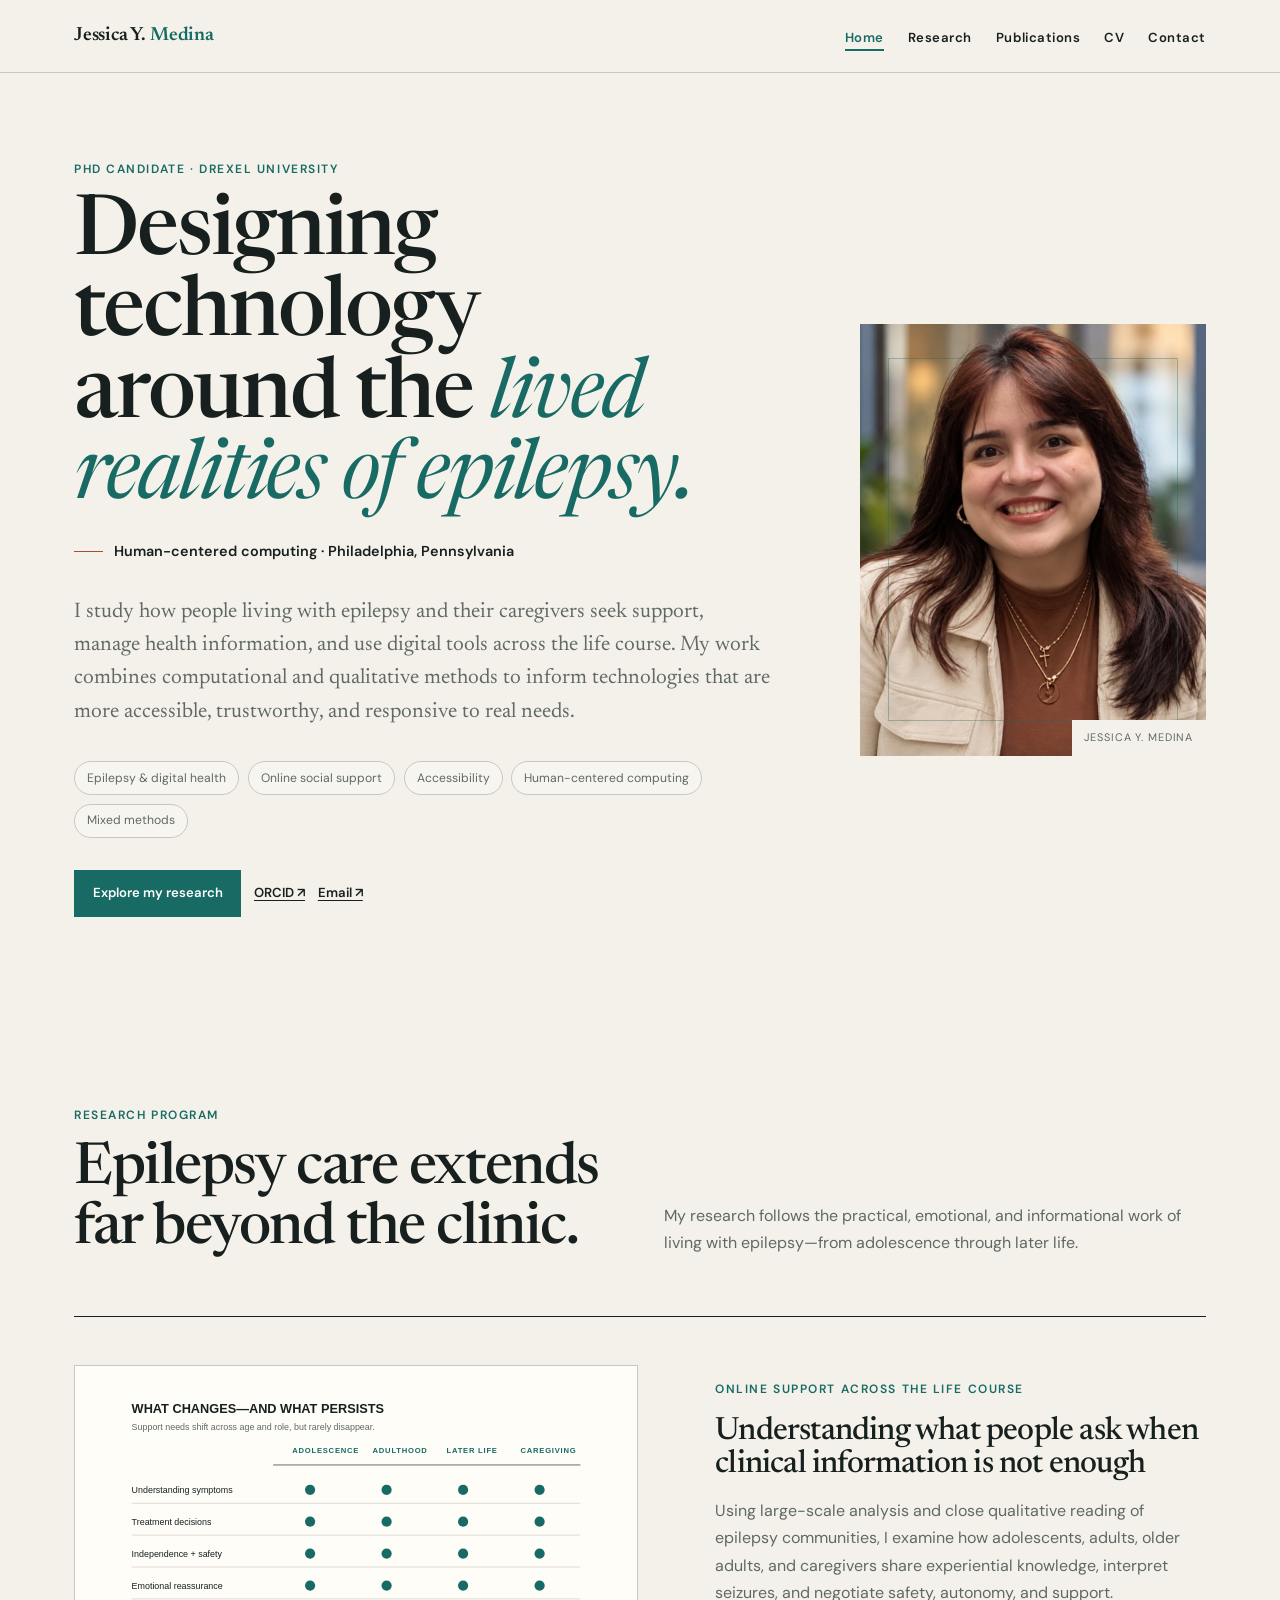
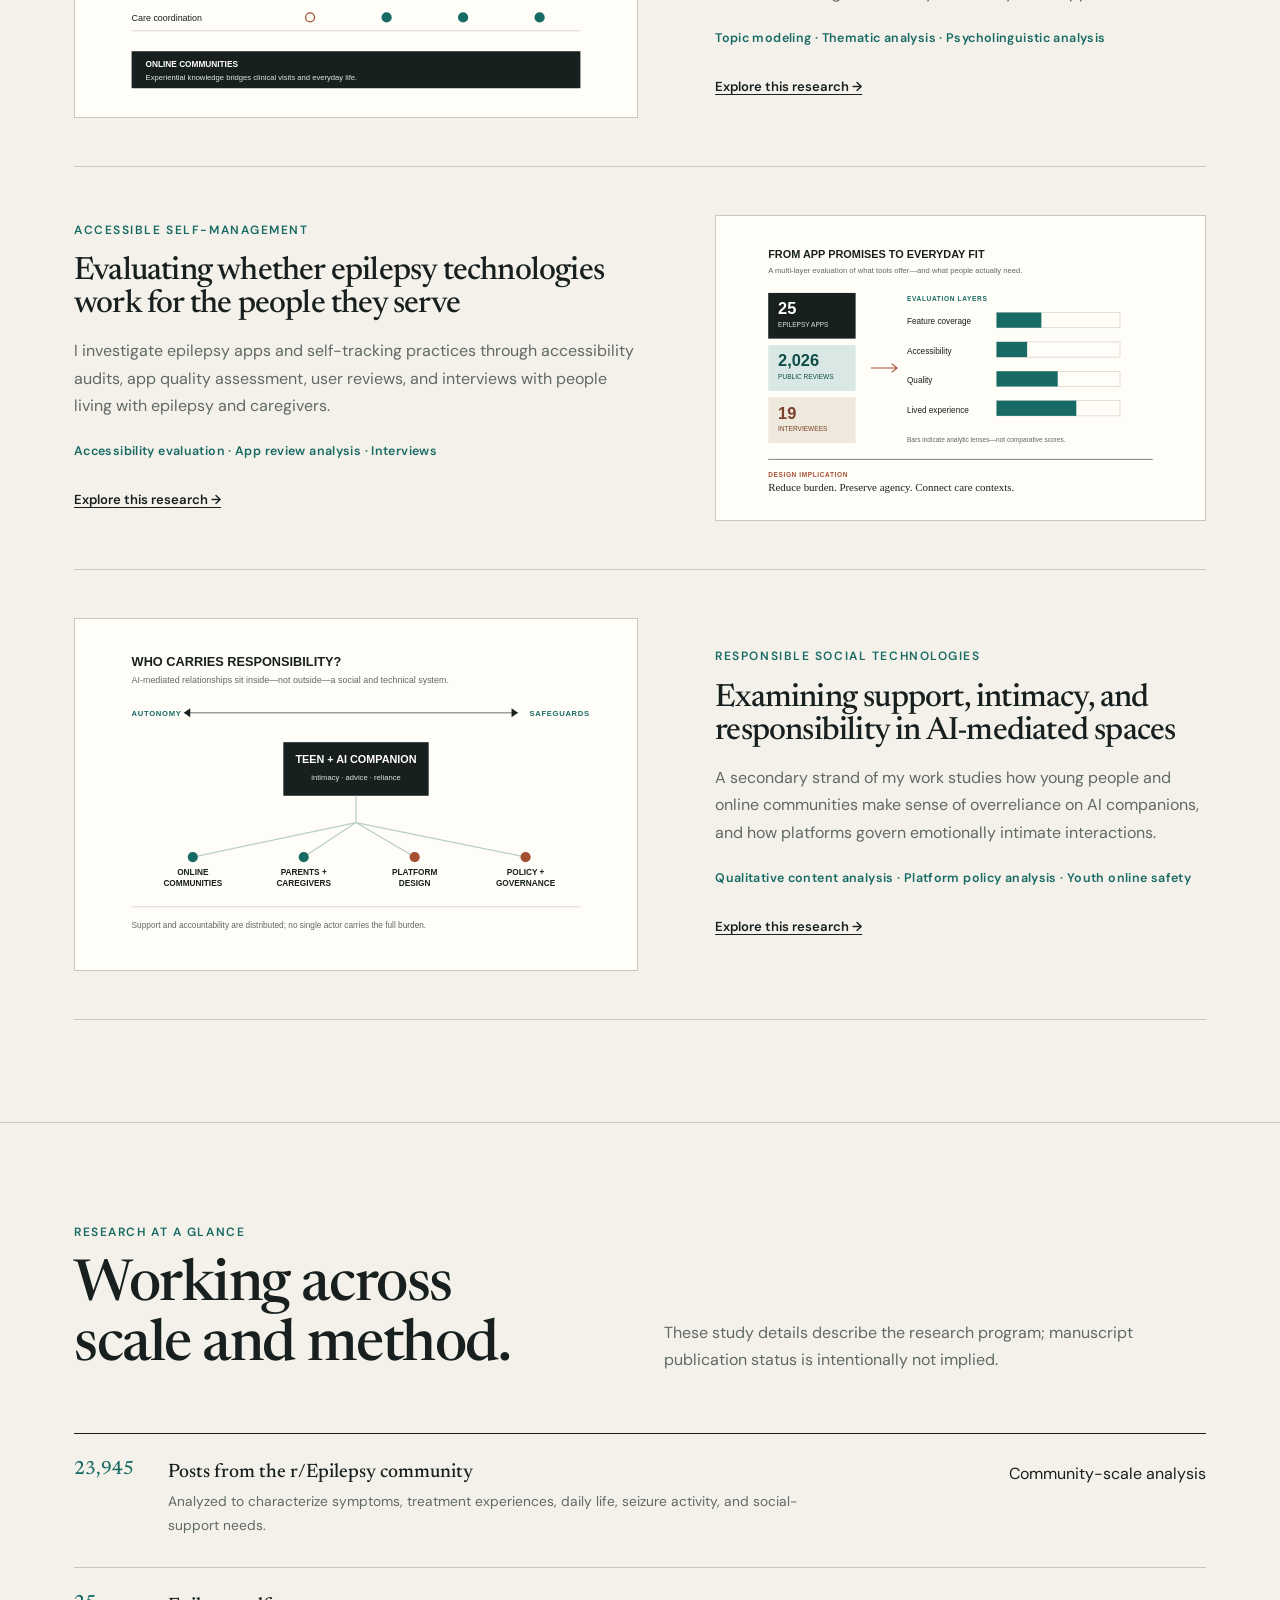
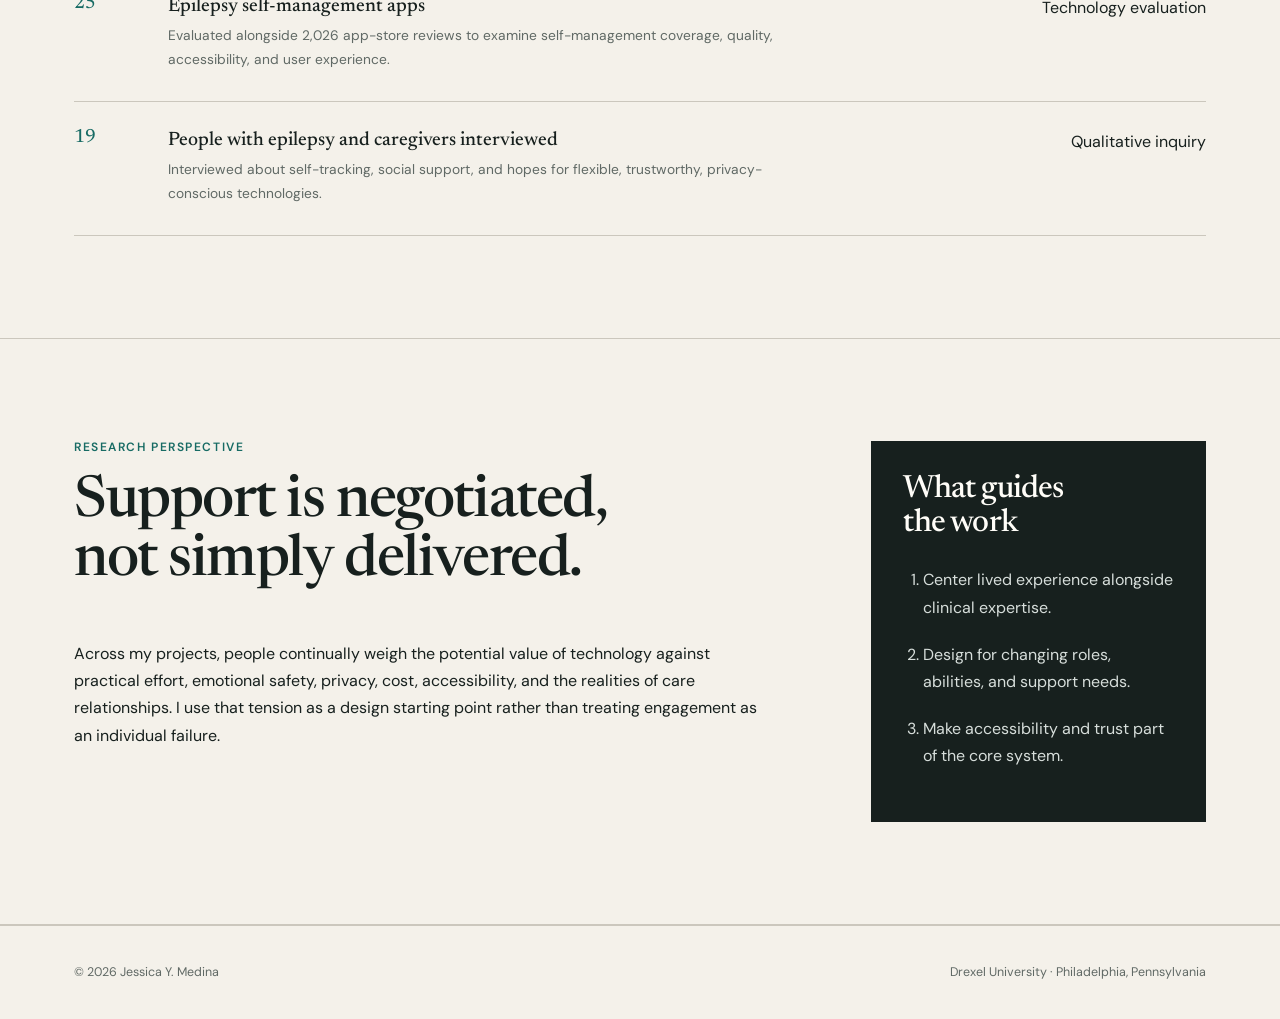
<file: index.html>
<!doctype html><html lang="en"><head><meta charset="utf-8"><meta name="viewport" content="width=device-width,initial-scale=1"><meta name="description" content="Jessica Y. Medina is a Drexel University researcher studying accessible, human-centered technologies for people living with epilepsy."><title>Jessica Y. Medina — Human-Centered Computing Researcher</title><link rel="stylesheet" href="assets/css/styles.css?v=8"></head><body>
<a class="skip-link" href="#main">Skip to content</a><header class="site-header"><nav class="nav-wrap" aria-label="Primary"><a class="brand" href="index.html">Jessica Y. <span>Medina</span></a><button class="menu-toggle" aria-expanded="false" aria-controls="nav-links">Menu</button><ul class="nav-links" id="nav-links"><li><a href="index.html" aria-current="page">Home</a></li><li><a href="research.html">Research</a></li><li><a href="publications.html">Publications</a></li><li><a href="teaching.html">Teaching</a></li><li><a href="cv.html">CV</a></li><li><a href="contact.html">Contact</a></li></ul></nav></header>
<main id="main"><section class="container hero"><div class="hero-copy"><span class="label">PhD Candidate · Drexel University</span><h1>Designing technology around the <em>lived realities of epilepsy.</em></h1><div class="affiliation"><i></i><span>Human-centered computing · Philadelphia, Pennsylvania</span></div><p class="hero-lead">I study how people living with epilepsy and their caregivers seek support, manage health information, and use digital tools across the life course. My work combines computational and qualitative methods to inform technologies that are more accessible, trustworthy, and responsive to real needs.</p><div class="tags"><span class="tag">Epilepsy & digital health</span><span class="tag">Online social support</span><span class="tag">Accessibility</span><span class="tag">Human-centered computing</span><span class="tag">Mixed methods</span></div><div class="actions"><a class="button primary" href="research.html">Explore my research</a><a class="text-link" href="https://orcid.org/0000-0003-3420-7424">ORCID ↗</a><a class="text-link" href="mailto:jym29@drexel.edu">Email ↗</a></div></div>
<figure class="portrait"><img src="assets/img/jessica-medina-headshot.jpg" alt="Jessica Y. Medina smiling in a professional office setting"><figcaption class="portrait-note">Jessica Y. Medina</figcaption></figure></section>
<section class="section"><div class="container"><div class="section-head"><div><span class="label">Research program</span><h2>Epilepsy care extends far beyond the clinic.</h2></div><p>My research follows the practical, emotional, and informational work of living with epilepsy—from adolescence through later life.</p></div><div class="project-list">
<article class="project-row"><div class="figure"><img src="assets/img/epilepsy-support-map.svg" alt="Network diagram representing connections among people, context, information, and support"></div><div class="project-copy"><span class="label">Online support across the life course</span><h3>Understanding what people ask when clinical information is not enough</h3><p>Using large-scale analysis and close qualitative reading of epilepsy communities, I examine how adolescents, adults, older adults, and caregivers share experiential knowledge, interpret seizures, and negotiate safety, autonomy, and support.</p><div class="methods">Topic modeling · Thematic analysis · Psycholinguistic analysis</div><a class="text-link" href="research.html#support">Explore this research →</a></div></article>
<article class="project-row"><div class="figure"><img src="assets/img/epilepsy-app-evaluation.svg" alt="Layered diagram representing self-management, accessibility, and lived experience"></div><div class="project-copy"><span class="label">Accessible self-management</span><h3>Evaluating whether epilepsy technologies work for the people they serve</h3><p>I investigate epilepsy apps and self-tracking practices through accessibility audits, app quality assessment, user reviews, and interviews with people living with epilepsy and caregivers.</p><div class="methods">Accessibility evaluation · App review analysis · Interviews</div><a class="text-link" href="research.html#technology">Explore this research →</a></div></article>
<article class="project-row"><div class="figure"><img src="assets/img/ai-responsibility-ecosystem.svg" alt="Intersecting trajectories representing people, platforms, and governance"></div><div class="project-copy"><span class="label">Responsible social technologies</span><h3>Examining support, intimacy, and responsibility in AI-mediated spaces</h3><p>A secondary strand of my work studies how young people and online communities make sense of overreliance on AI companions, and how platforms govern emotionally intimate interactions.</p><div class="methods">Qualitative content analysis · Platform policy analysis · Youth online safety</div><a class="text-link" href="research.html#ai">Explore this research →</a></div></article>
</div></div></section>
<section class="section"><div class="container"><div class="section-head"><div><span class="label">Research at a glance</span><h2>Working across scale and method.</h2></div><p>These study details describe the research program; manuscript publication status is intentionally not implied.</p></div><div class="pub-list">
<article class="pub"><div class="pub-year">23,945</div><div><div class="pub-title">Posts from the r/Epilepsy community</div><p class="pub-description">Analyzed to characterize symptoms, treatment experiences, daily life, seizure activity, and social-support needs.</p></div><div class="pub-links"><span>Community-scale analysis</span></div></article>
<article class="pub"><div class="pub-year">25</div><div><div class="pub-title">Epilepsy self-management apps</div><p class="pub-description">Evaluated alongside 2,026 app-store reviews to examine self-management coverage, quality, accessibility, and user experience.</p></div><div class="pub-links"><span>Technology evaluation</span></div></article>
<article class="pub"><div class="pub-year">19</div><div><div class="pub-title">People with epilepsy and caregivers interviewed</div><p class="pub-description">Interviewed about self-tracking, social support, and hopes for flexible, trustworthy, privacy-conscious technologies.</p></div><div class="pub-links"><span>Qualitative inquiry</span></div></article>
</div></div></section>
<section class="section"><div class="container research-overview"><div><span class="label">Research perspective</span><h2>Support is negotiated, not simply delivered.</h2><p>Across my projects, people continually weigh the potential value of technology against practical effort, emotional safety, privacy, cost, accessibility, and the realities of care relationships. I use that tension as a design starting point rather than treating engagement as an individual failure.</p></div><aside class="questions"><h2>What guides the work</h2><ol><li>Center lived experience alongside clinical expertise.</li><li>Design for changing roles, abilities, and support needs.</li><li>Make accessibility and trust part of the core system.</li></ol></aside></div></section></main>
<footer class="site-footer"><div class="container footer-wrap"><p>© <span data-year></span> Jessica Y. Medina</p><p>Drexel University · Philadelphia, Pennsylvania</p></div></footer><script src="assets/js/main.js"></script></body></html>
</file>
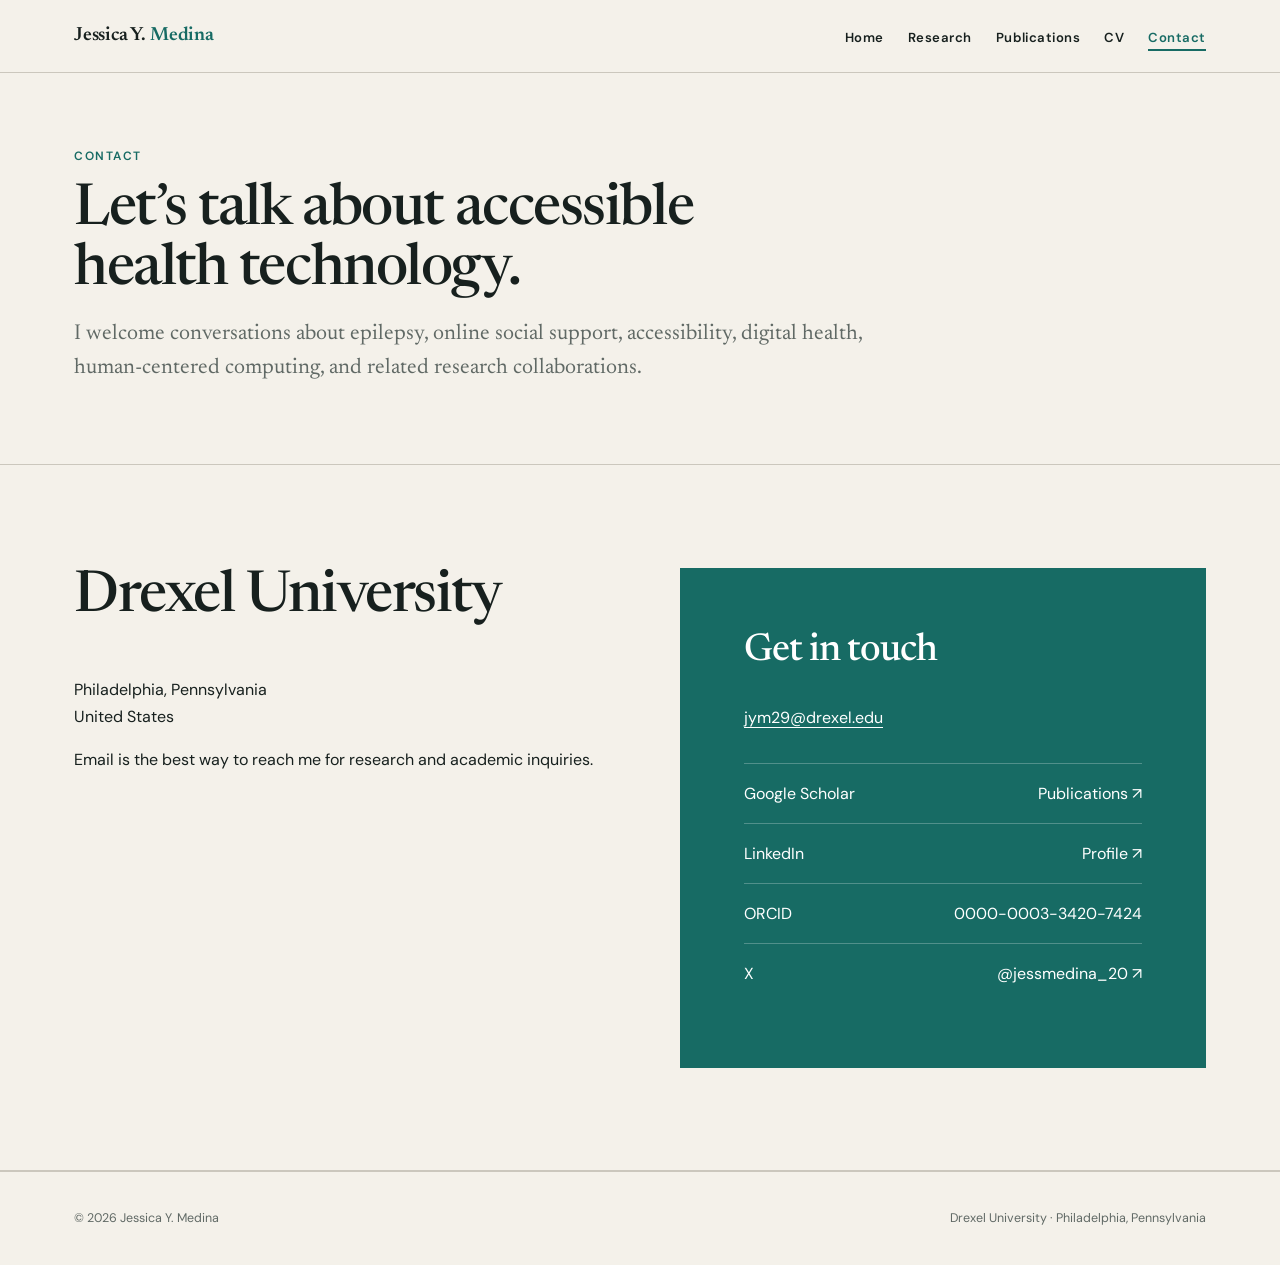
<file: contact.html>
<!doctype html><html lang="en"><head><meta charset="utf-8"><meta name="viewport" content="width=device-width,initial-scale=1"><meta name="description" content="Contact Jessica Y. Medina at Drexel University."><title>Contact — Jessica Y. Medina</title><link rel="stylesheet" href="assets/css/styles.css"></head><body>
<a class="skip-link" href="#main">Skip to content</a><header class="site-header"><nav class="nav-wrap" aria-label="Primary"><a class="brand" href="index.html">Jessica Y. <span>Medina</span></a><button class="menu-toggle" aria-expanded="false" aria-controls="nav-links">Menu</button><ul class="nav-links" id="nav-links"><li><a href="index.html">Home</a></li><li><a href="research.html">Research</a></li><li><a href="publications.html">Publications</a></li><li><a href="teaching.html">Teaching</a></li><li><a href="cv.html">CV</a></li><li><a href="contact.html" aria-current="page">Contact</a></li></ul></nav></header>
<main id="main"><header class="page-intro"><div class="container"><span class="label">Contact</span><h1>Let’s talk about accessible health technology.</h1><p>I welcome conversations about epilepsy, online social support, accessibility, digital health, human-centered computing, and related research collaborations.</p></div></header><section class="section"><div class="container contact-layout"><div><h2>Drexel University</h2><p>Philadelphia, Pennsylvania<br>United States</p><p>Email is the best way to reach me for research and academic inquiries.</p></div><aside class="contact-panel"><h2>Get in touch</h2><p><a href="mailto:jym29@drexel.edu">jym29@drexel.edu</a></p><ul class="contact-links"><li><a href="https://scholar.google.com/citations?user=wNJn3vYAAAAJ&amp;hl=en"><span>Google Scholar</span><span>Publications ↗</span></a></li><li><a href="https://www.linkedin.com/in/jessica-medina-5552b8173/"><span>LinkedIn</span><span>Profile ↗</span></a></li><li><a href="https://orcid.org/0000-0003-3420-7424"><span>ORCID</span><span>0000-0003-3420-7424</span></a></li><li><a href="https://x.com/jessmedina_20"><span>X</span><span>@jessmedina_20 ↗</span></a></li></ul></aside></div></section></main><footer class="site-footer"><div class="container footer-wrap"><p>© <span data-year></span> Jessica Y. Medina</p><p>Drexel University · Philadelphia, Pennsylvania</p></div></footer><script src="assets/js/main.js"></script></body></html>
</file>
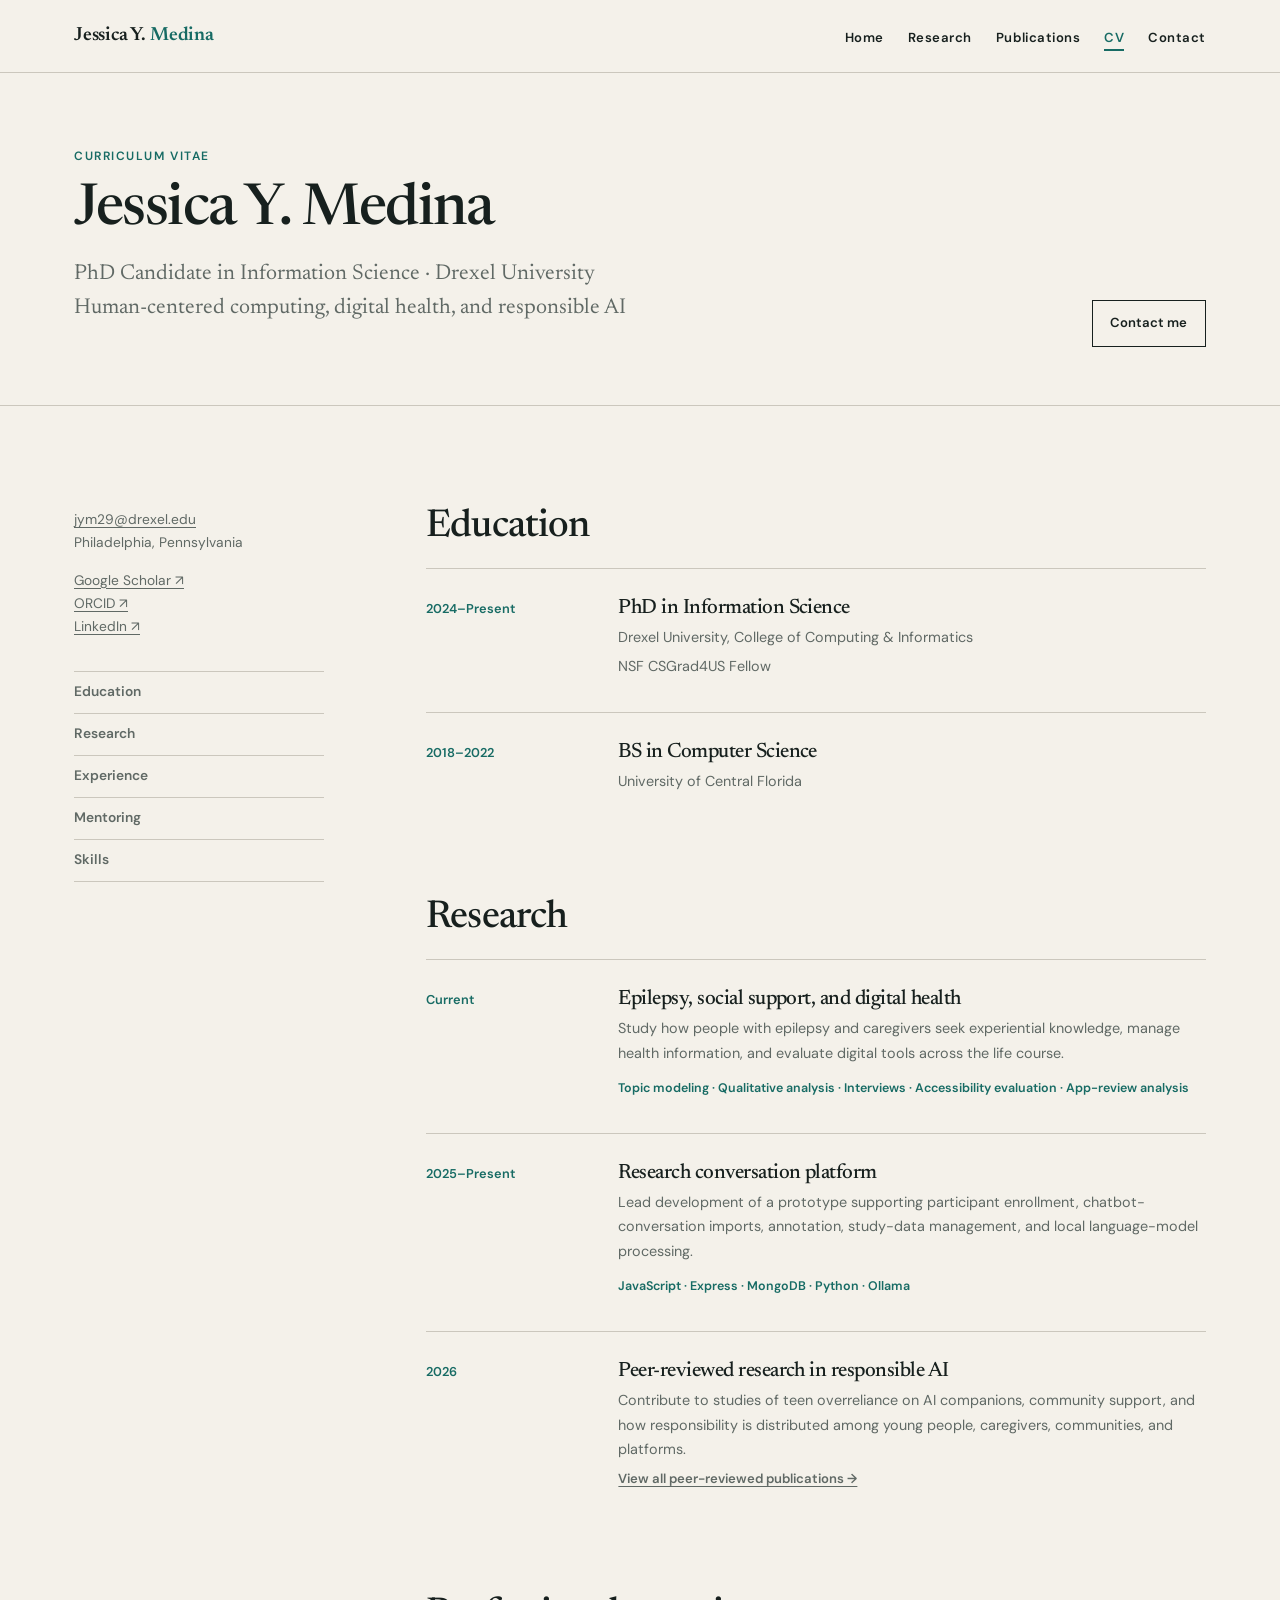
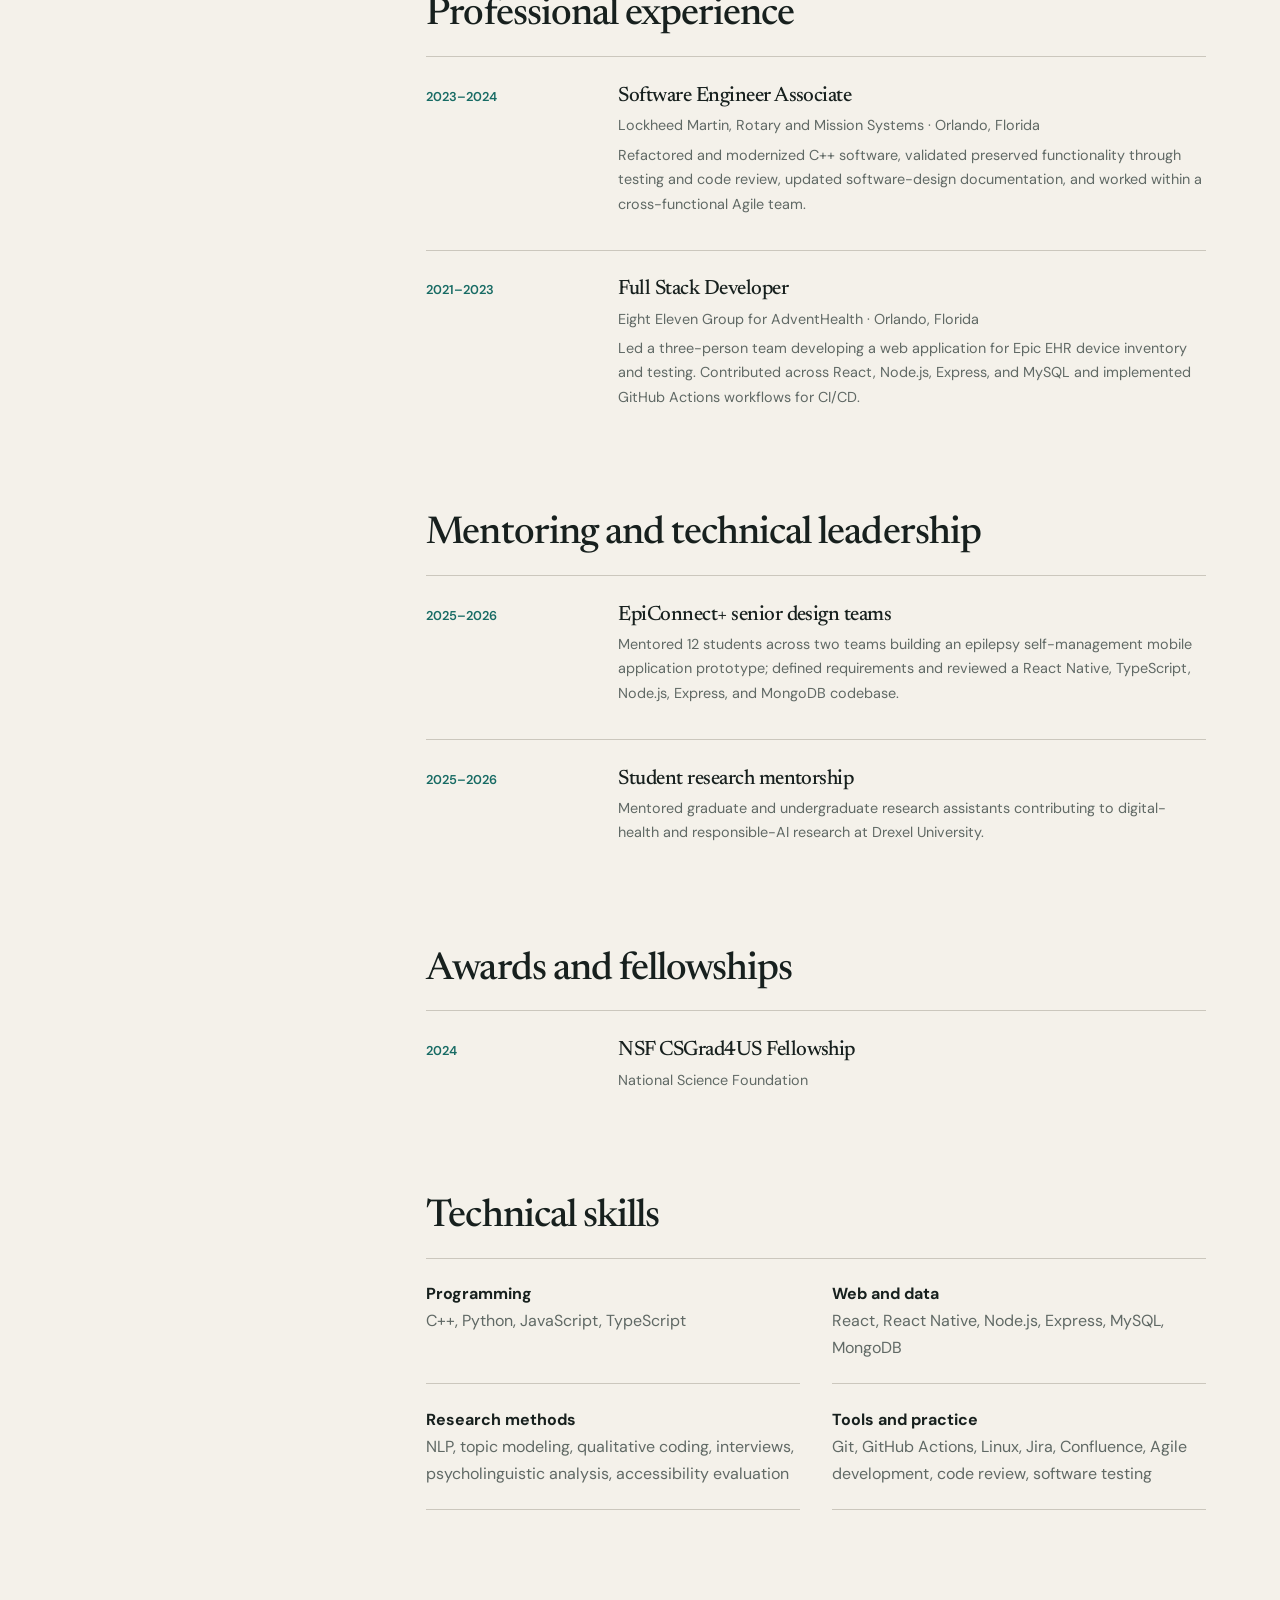
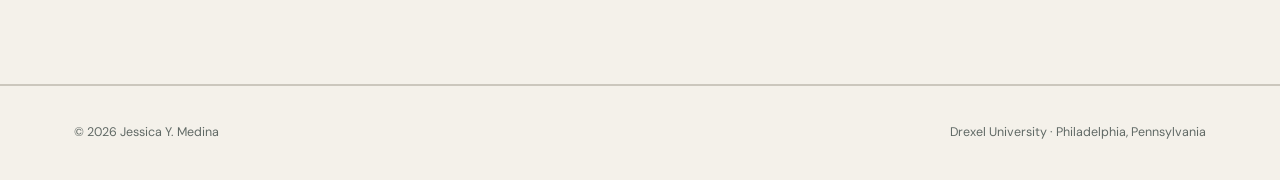
<file: cv.html>
<!doctype html>
<html lang="en">
<head>
  <meta charset="utf-8">
  <meta name="viewport" content="width=device-width,initial-scale=1">
  <meta name="description" content="Curriculum vitae of Jessica Y. Medina, a PhD Candidate at Drexel University working in human-centered computing and digital health.">
  <title>CV — Jessica Y. Medina</title>
  <link rel="stylesheet" href="assets/css/styles.css?v=7">
</head>
<body>
<a class="skip-link" href="#main">Skip to content</a>
<header class="site-header"><nav class="nav-wrap" aria-label="Primary"><a class="brand" href="index.html">Jessica Y. <span>Medina</span></a><button class="menu-toggle" aria-expanded="false" aria-controls="nav-links">Menu</button><ul class="nav-links" id="nav-links"><li><a href="index.html">Home</a></li><li><a href="research.html">Research</a></li><li><a href="publications.html">Publications</a></li><li><a href="teaching.html">Teaching</a></li><li><a href="cv.html" aria-current="page">CV</a></li><li><a href="contact.html">Contact</a></li></ul></nav></header>

<main id="main">
  <header class="page-intro">
    <div class="container cv-header">
      <div><span class="label">Curriculum vitae</span><h1>Jessica Y. Medina</h1><p>PhD Candidate in Information Science · Drexel University<br>Human-centered computing, digital health, and responsible AI</p></div>
      <a class="button no-print" href="mailto:jym29@drexel.edu">Contact me</a>
    </div>
  </header>

  <section class="section">
    <div class="container cv-layout">
      <aside class="cv-aside">
        <p><a href="mailto:jym29@drexel.edu">jym29@drexel.edu</a><br>Philadelphia, Pennsylvania</p>
        <p><a href="https://scholar.google.com/citations?user=wNJn3vYAAAAJ&amp;hl=en">Google Scholar ↗</a><br><a href="https://orcid.org/0000-0003-3420-7424">ORCID ↗</a><br><a href="https://www.linkedin.com/in/jessica-medina-5552b8173/">LinkedIn ↗</a></p>
        <nav class="cv-jump no-print" aria-label="CV sections"><a href="#education">Education</a><a href="#research">Research</a><a href="#experience">Experience</a><a href="#mentoring">Mentoring</a><a href="#skills">Skills</a></nav>
      </aside>

      <div class="cv-main">
        <section class="cv-section" id="education"><h2>Education</h2>
          <article class="cv-block"><time>2024–Present</time><div><h3>PhD in Information Science</h3><p>Drexel University, College of Computing &amp; Informatics</p><p>NSF CSGrad4US Fellow</p></div></article>
          <article class="cv-block"><time>2018–2022</time><div><h3>BS in Computer Science</h3><p>University of Central Florida</p></div></article>
        </section>

        <section class="cv-section" id="research"><h2>Research</h2>
          <article class="cv-block"><time>Current</time><div><h3>Epilepsy, social support, and digital health</h3><p>Study how people with epilepsy and caregivers seek experiential knowledge, manage health information, and evaluate digital tools across the life course.</p><p class="cv-meta">Topic modeling · Qualitative analysis · Interviews · Accessibility evaluation · App-review analysis</p></div></article>
          <article class="cv-block"><time>2025–Present</time><div><h3>Research conversation platform</h3><p>Lead development of a prototype supporting participant enrollment, chatbot-conversation imports, annotation, study-data management, and local language-model processing.</p><p class="cv-meta">JavaScript · Express · MongoDB · Python · Ollama</p></div></article>
          <article class="cv-block"><time>2026</time><div><h3>Peer-reviewed research in responsible AI</h3><p>Contribute to studies of teen overreliance on AI companions, community support, and how responsibility is distributed among young people, caregivers, communities, and platforms.</p><p><a class="text-link" href="publications.html">View all peer-reviewed publications →</a></p></div></article>
        </section>

        <section class="cv-section" id="experience"><h2>Professional experience</h2>
          <article class="cv-block"><time>2023–2024</time><div><h3>Software Engineer Associate</h3><p>Lockheed Martin, Rotary and Mission Systems · Orlando, Florida</p><p>Refactored and modernized C++ software, validated preserved functionality through testing and code review, updated software-design documentation, and worked within a cross-functional Agile team.</p></div></article>
          <article class="cv-block"><time>2021–2023</time><div><h3>Full Stack Developer</h3><p>Eight Eleven Group for AdventHealth · Orlando, Florida</p><p>Led a three-person team developing a web application for Epic EHR device inventory and testing. Contributed across React, Node.js, Express, and MySQL and implemented GitHub Actions workflows for CI/CD.</p></div></article>
        </section>

        <section class="cv-section" id="mentoring"><h2>Mentoring and technical leadership</h2>
          <article class="cv-block"><time>2025–2026</time><div><h3>EpiConnect+ senior design teams</h3><p>Mentored 12 students across two teams building an epilepsy self-management mobile application prototype; defined requirements and reviewed a React Native, TypeScript, Node.js, Express, and MongoDB codebase.</p></div></article>
          <article class="cv-block"><time>2025–2026</time><div><h3>Student research mentorship</h3><p>Mentored graduate and undergraduate research assistants contributing to digital-health and responsible-AI research at Drexel University.</p></div></article>
        </section>

        <section class="cv-section"><h2>Awards and fellowships</h2>
          <article class="cv-block"><time>2024</time><div><h3>NSF CSGrad4US Fellowship</h3><p>National Science Foundation</p></div></article>
        </section>

        <section class="cv-section" id="skills"><h2>Technical skills</h2>
          <div class="cv-skills"><p><strong>Programming</strong><br>C++, Python, JavaScript, TypeScript</p><p><strong>Web and data</strong><br>React, React Native, Node.js, Express, MySQL, MongoDB</p><p><strong>Research methods</strong><br>NLP, topic modeling, qualitative coding, interviews, psycholinguistic analysis, accessibility evaluation</p><p><strong>Tools and practice</strong><br>Git, GitHub Actions, Linux, Jira, Confluence, Agile development, code review, software testing</p></div>
        </section>
      </div>
    </div>
  </section>
</main>

<footer class="site-footer"><div class="container footer-wrap"><p>© <span data-year></span> Jessica Y. Medina</p><p>Drexel University · Philadelphia, Pennsylvania</p></div></footer>
<script src="assets/js/main.js"></script>
</body>
</html>
</file>
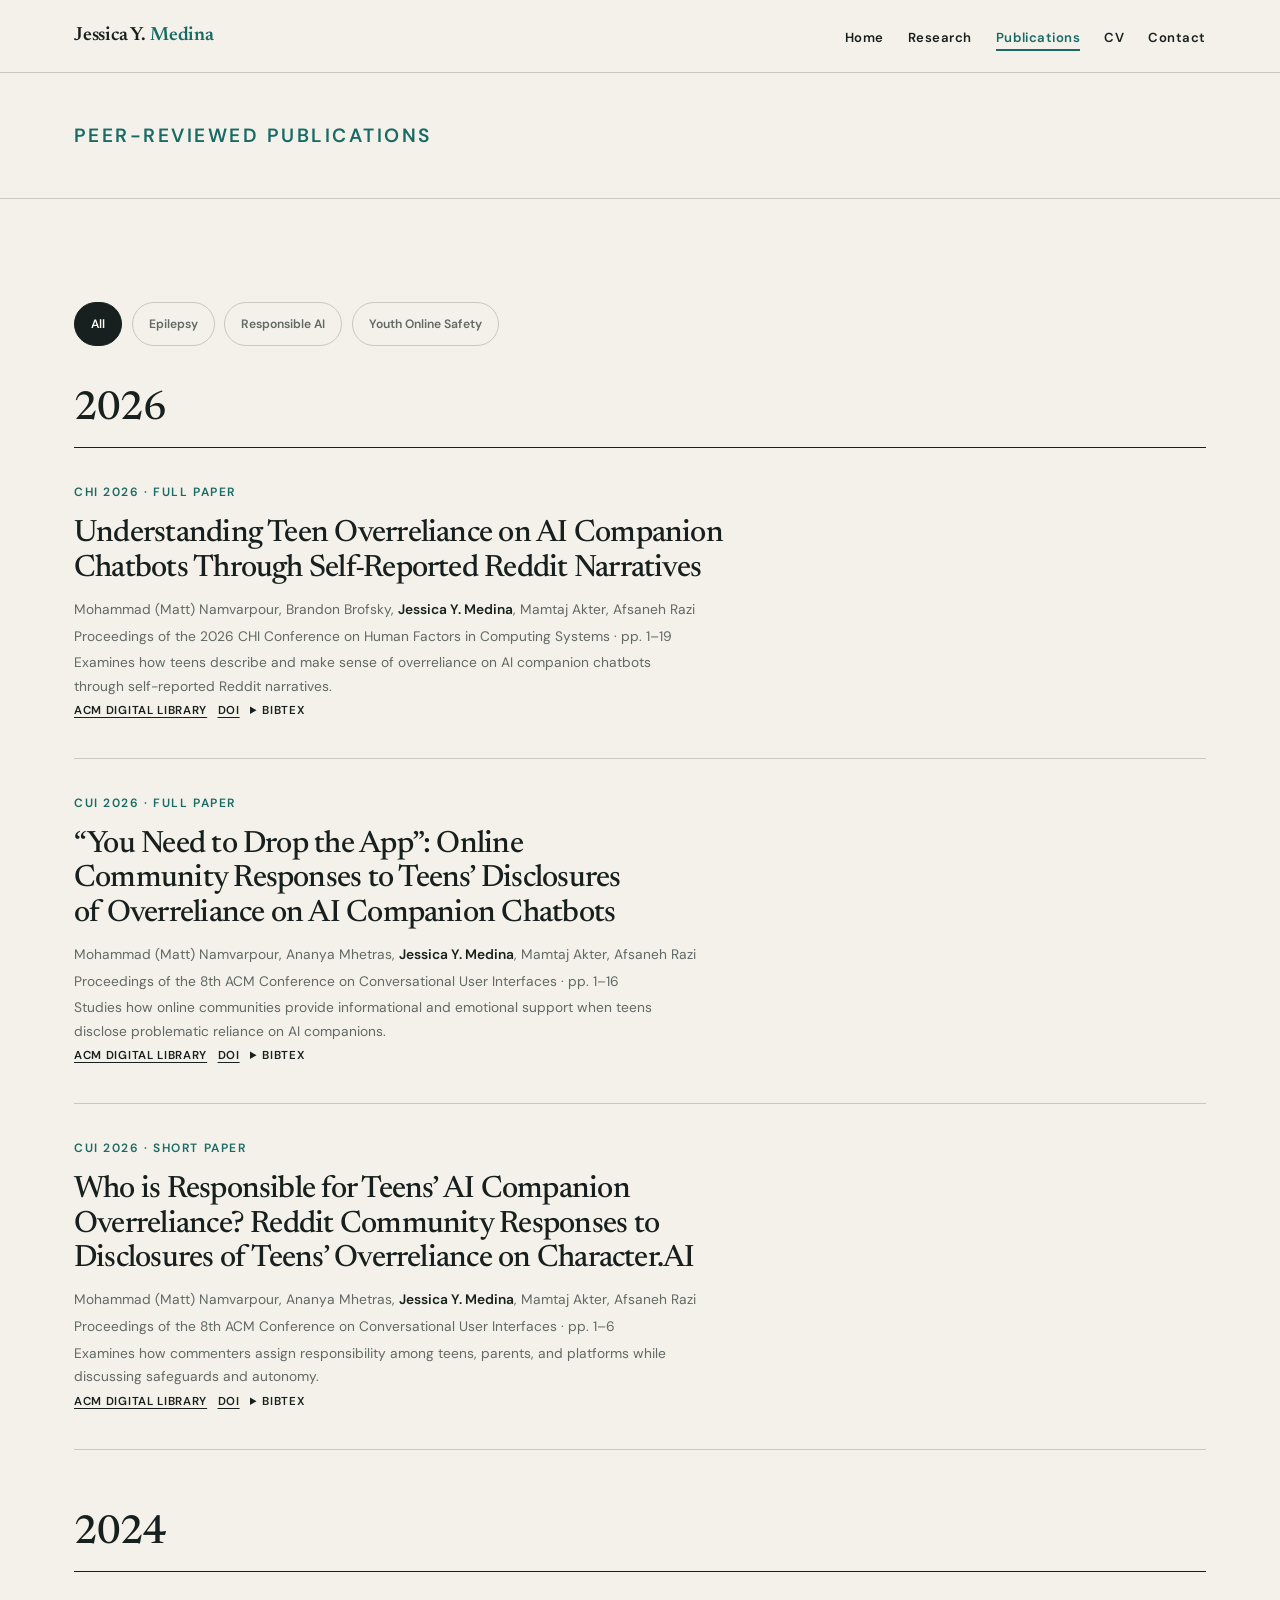
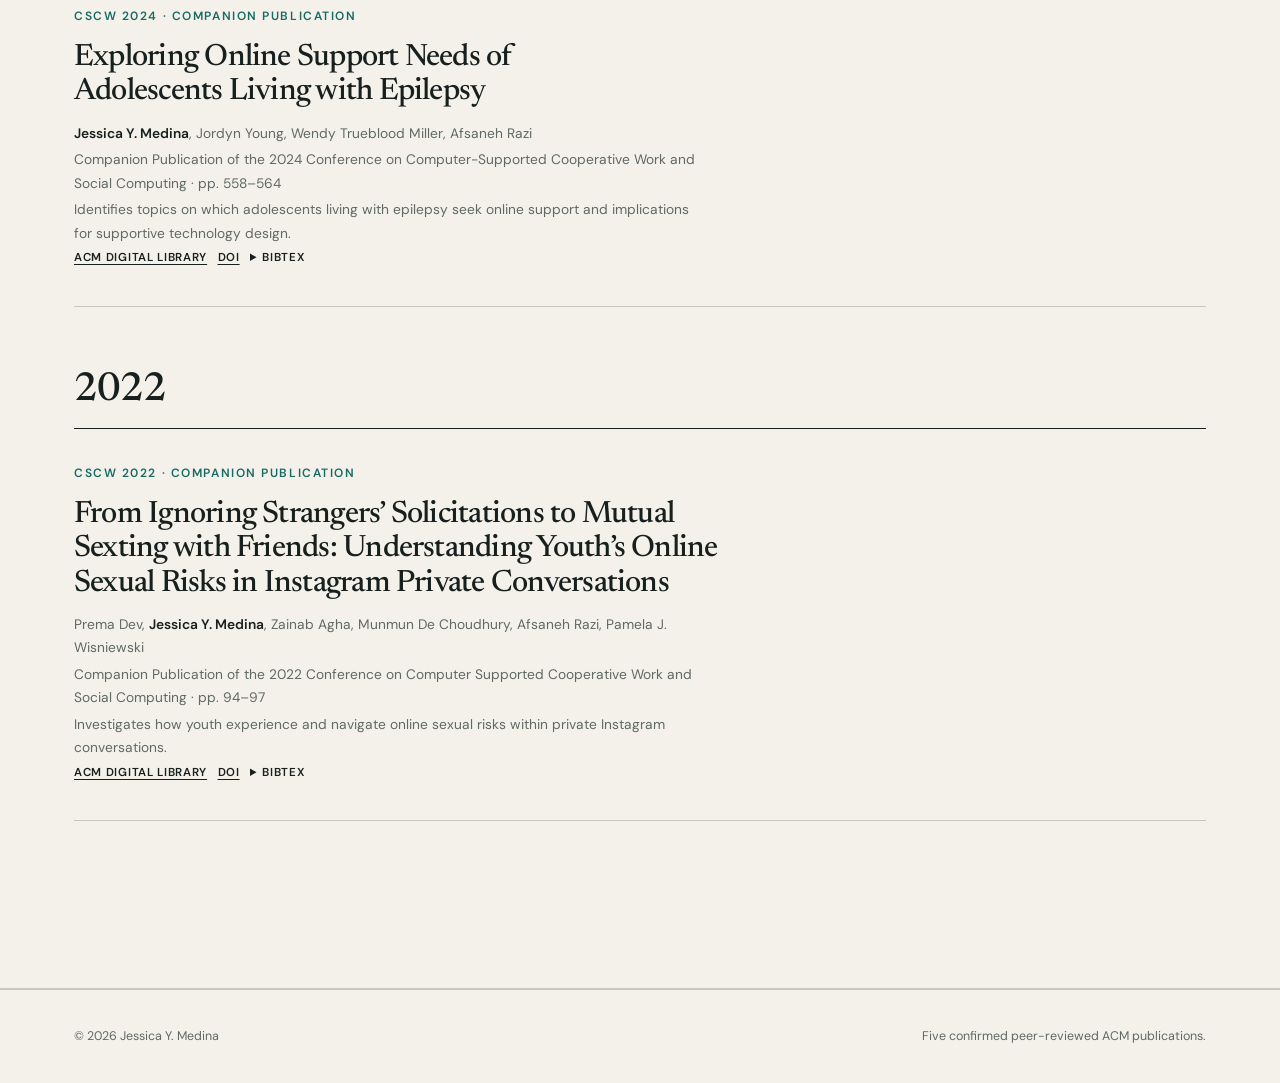
<file: publications.html>
<!doctype html><html lang="en"><head><meta charset="utf-8"><meta name="viewport" content="width=device-width,initial-scale=1"><meta name="description" content="Peer-reviewed publications by Jessica Y. Medina on epilepsy, youth online safety, and responsible AI."><title>Publications — Jessica Y. Medina</title><link rel="stylesheet" href="assets/css/styles.css?v=6"></head><body>
<a class="skip-link" href="#main">Skip to content</a><header class="site-header"><nav class="nav-wrap" aria-label="Primary"><a class="brand" href="index.html">Jessica Y. <span>Medina</span></a><button class="menu-toggle" aria-expanded="false" aria-controls="nav-links">Menu</button><ul class="nav-links" id="nav-links"><li><a href="index.html">Home</a></li><li><a href="research.html">Research</a></li><li><a href="publications.html" aria-current="page">Publications</a></li><li><a href="teaching.html">Teaching</a></li><li><a href="cv.html">CV</a></li><li><a href="contact.html">Contact</a></li></ul></nav></header>
<main id="main"><header class="page-intro publications-intro"><div class="container"><h1>Peer-reviewed publications</h1></div></header><section class="section"><div class="container"><div class="filters" role="group" aria-label="Filter publications by research area"><button class="filter-btn active" data-filter="all" aria-pressed="true">All</button><button class="filter-btn" data-filter="epilepsy" aria-pressed="false">Epilepsy</button><button class="filter-btn" data-filter="ai" aria-pressed="false">Responsible AI</button><button class="filter-btn" data-filter="safety" aria-pressed="false">Youth Online Safety</button></div>

<section class="year-group"><h2>2026</h2>
<article class="publication-card" data-type="ai"><div class="pub-thumb"><img src="assets/img/pub-ai-overreliance.svg" alt="Teen and AI companion connected to attachment, overuse, and withdrawal"></div><div><span class="label">CHI 2026 · Full paper</span><h3>Understanding Teen Overreliance on AI Companion Chatbots Through Self-Reported Reddit Narratives</h3><p class="pub-authors">Mohammad (Matt) Namvarpour, Brandon Brofsky, <strong>Jessica Y. Medina</strong>, Mamtaj Akter, Afsaneh Razi</p><p class="pub-venue">Proceedings of the 2026 CHI Conference on Human Factors in Computing Systems · pp. 1–19</p><p class="pub-description">Examines how teens describe and make sense of overreliance on AI companion chatbots through self-reported Reddit narratives.</p><div class="pub-links" style="justify-content:flex-start"><a href="https://dl.acm.org/doi/full/10.1145/3772318.3790597">ACM Digital Library</a><a href="https://doi.org/10.1145/3772318.3790597">DOI</a><details class="bib"><summary>BibTeX</summary><pre>@inproceedings{namvarpour2026overreliance,
  title={Understanding Teen Overreliance on AI Companion Chatbots Through Self-Reported Reddit Narratives},
  author={Namvarpour, Mohammad and Brofsky, Brandon and Medina, Jessica Y. and Akter, Mamtaj and Razi, Afsaneh},
  booktitle={Proceedings of the 2026 CHI Conference on Human Factors in Computing Systems},
  year={2026}, doi={10.1145/3772318.3790597}
}</pre></details></div></div></article>

<article class="publication-card" data-type="ai"><div class="pub-thumb"><img src="assets/img/pub-community-support.svg" alt="A disclosure branching into advice, emotional support, and reassurance"></div><div><span class="label">CUI 2026 · Full paper</span><h3>“You Need to Drop the App”: Online Community Responses to Teens’ Disclosures of Overreliance on AI Companion Chatbots</h3><p class="pub-authors">Mohammad (Matt) Namvarpour, Ananya Mhetras, <strong>Jessica Y. Medina</strong>, Mamtaj Akter, Afsaneh Razi</p><p class="pub-venue">Proceedings of the 8th ACM Conference on Conversational User Interfaces · pp. 1–16</p><p class="pub-description">Studies how online communities provide informational and emotional support when teens disclose problematic reliance on AI companions.</p><div class="pub-links" style="justify-content:flex-start"><a href="https://dl.acm.org/doi/10.1145/3816046.3816214">ACM Digital Library</a><a href="https://doi.org/10.1145/3816046.3816214">DOI</a><details class="bib"><summary>BibTeX</summary><pre>@inproceedings{namvarpour2026drop,
  title={“You Need to Drop the App”: Online Community Responses to Teens’ Disclosures of Overreliance on AI Companion Chatbots},
  author={Namvarpour, Mohammad and Mhetras, Ananya and Medina, Jessica Y. and Akter, Mamtaj and Razi, Afsaneh},
  booktitle={Proceedings of the 8th ACM Conference on Conversational User Interfaces},
  year={2026}, doi={10.1145/3816046.3816214}
}</pre></details></div></div></article>

<article class="publication-card" data-type="ai"><div class="pub-thumb"><img src="assets/img/pub-ai-responsibility.svg" alt="Responsibility distributed among teens, parents, communities, and platforms"></div><div><span class="label">CUI 2026 · Short paper</span><h3>Who is Responsible for Teens’ AI Companion Overreliance? Reddit Community Responses to Disclosures of Teens’ Overreliance on Character.AI</h3><p class="pub-authors">Mohammad (Matt) Namvarpour, Ananya Mhetras, <strong>Jessica Y. Medina</strong>, Mamtaj Akter, Afsaneh Razi</p><p class="pub-venue">Proceedings of the 8th ACM Conference on Conversational User Interfaces · pp. 1–6</p><p class="pub-description">Examines how commenters assign responsibility among teens, parents, and platforms while discussing safeguards and autonomy.</p><div class="pub-links" style="justify-content:flex-start"><a href="https://dl.acm.org/doi/10.1145/3816046.3816287">ACM Digital Library</a><a href="https://doi.org/10.1145/3816046.3816287">DOI</a><details class="bib"><summary>BibTeX</summary><pre>@inproceedings{namvarpour2026responsible,
  title={Who is Responsible for Teens’ AI Companion Overreliance?},
  author={Namvarpour, Mohammad and Mhetras, Ananya and Medina, Jessica Y. and Akter, Mamtaj and Razi, Afsaneh},
  booktitle={Proceedings of the 8th ACM Conference on Conversational User Interfaces},
  year={2026}, doi={10.1145/3816046.3816287}
}</pre></details></div></div></article>
</section>

<section class="year-group"><h2>2024</h2><article class="publication-card" data-type="epilepsy"><div class="pub-thumb"><img src="assets/img/pub-epilepsy-youth.svg" alt="Adolescents with epilepsy connected to eighteen online support topics"></div><div><span class="label">CSCW 2024 · Companion publication</span><h3>Exploring Online Support Needs of Adolescents Living with Epilepsy</h3><p class="pub-authors"><strong>Jessica Y. Medina</strong>, Jordyn Young, Wendy Trueblood Miller, Afsaneh Razi</p><p class="pub-venue">Companion Publication of the 2024 Conference on Computer-Supported Cooperative Work and Social Computing · pp. 558–564</p><p class="pub-description">Identifies topics on which adolescents living with epilepsy seek online support and implications for supportive technology design.</p><div class="pub-links" style="justify-content:flex-start"><a href="https://dl.acm.org/doi/10.1145/3678884.3681906">ACM Digital Library</a><a href="https://doi.org/10.1145/3678884.3681906">DOI</a><details class="bib"><summary>BibTeX</summary><pre>@inproceedings{medina2024epilepsy,
  title={Exploring Online Support Needs of Adolescents Living with Epilepsy},
  author={Medina, Jessica Y. and Young, Jordyn and Miller, Wendy Trueblood and Razi, Afsaneh},
  booktitle={Companion Publication of the 2024 Conference on Computer-Supported Cooperative Work and Social Computing},
  year={2024}, doi={10.1145/3678884.3681906}
}</pre></details></div></div></article></section>

<section class="year-group"><h2>2022</h2><article class="publication-card" data-type="safety"><div class="pub-thumb"><img src="assets/img/pub-youth-safety.svg" alt="Private-message context shaped by relationship and consent"></div><div><span class="label">CSCW 2022 · Companion publication</span><h3>From Ignoring Strangers’ Solicitations to Mutual Sexting with Friends: Understanding Youth’s Online Sexual Risks in Instagram Private Conversations</h3><p class="pub-authors">Prema Dev, <strong>Jessica Y. Medina</strong>, Zainab Agha, Munmun De Choudhury, Afsaneh Razi, Pamela J. Wisniewski</p><p class="pub-venue">Companion Publication of the 2022 Conference on Computer Supported Cooperative Work and Social Computing · pp. 94–97</p><p class="pub-description">Investigates how youth experience and navigate online sexual risks within private Instagram conversations.</p><div class="pub-links" style="justify-content:flex-start"><a href="https://dl.acm.org/doi/10.1145/3500868.3559469">ACM Digital Library</a><a href="https://doi.org/10.1145/3500868.3559469">DOI</a><details class="bib"><summary>BibTeX</summary><pre>@inproceedings{dev2022sexualrisks,
  title={From Ignoring Strangers’ Solicitations to Mutual Sexting with Friends},
  author={Dev, Prema and Medina, Jessica and Agha, Zainab and De Choudhury, Munmun and Razi, Afsaneh and Wisniewski, Pamela J.},
  booktitle={Companion Publication of the 2022 Conference on Computer Supported Cooperative Work and Social Computing},
  year={2022}, doi={10.1145/3500868.3559469}
}</pre></details></div></div></article></section>
</div></section></main>
<footer class="site-footer"><div class="container footer-wrap"><p>© <span data-year></span> Jessica Y. Medina</p><p>Five confirmed peer-reviewed ACM publications.</p></div></footer><script src="assets/js/main.js"></script></body></html>
</file>
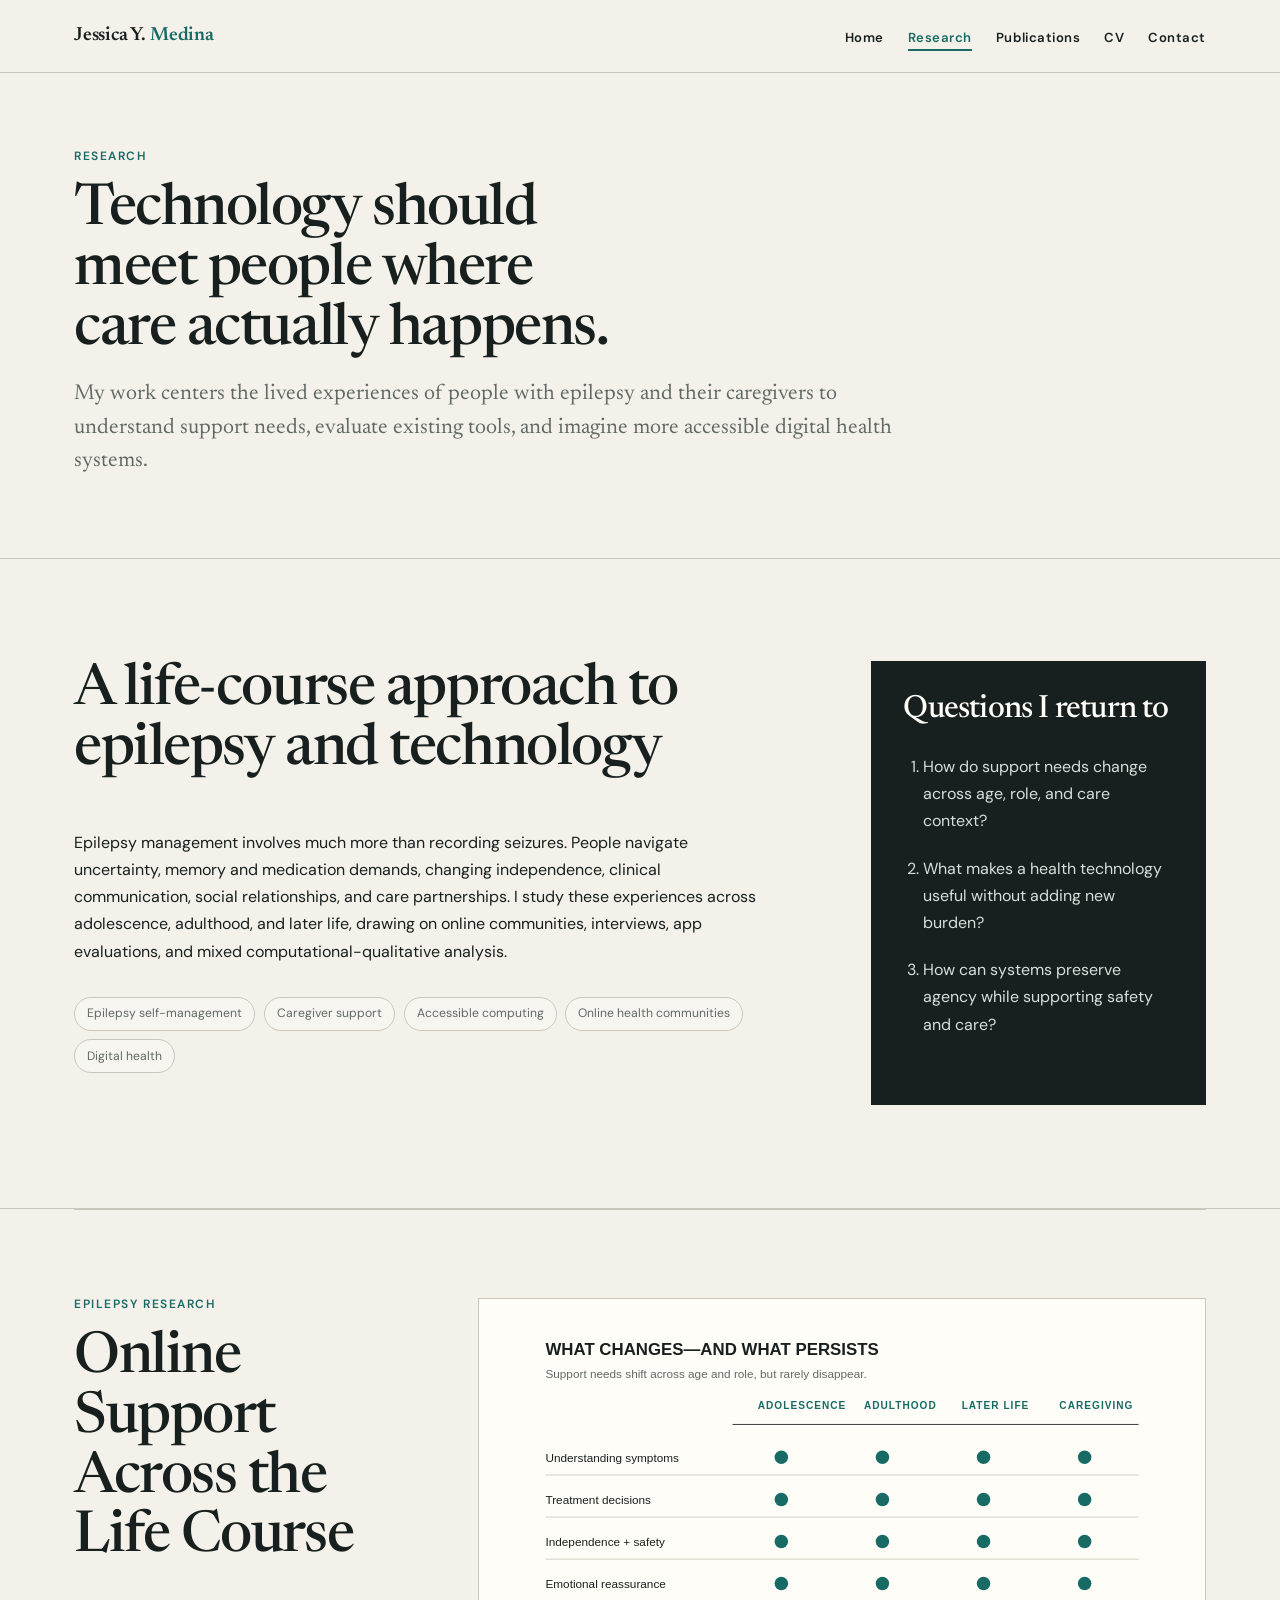
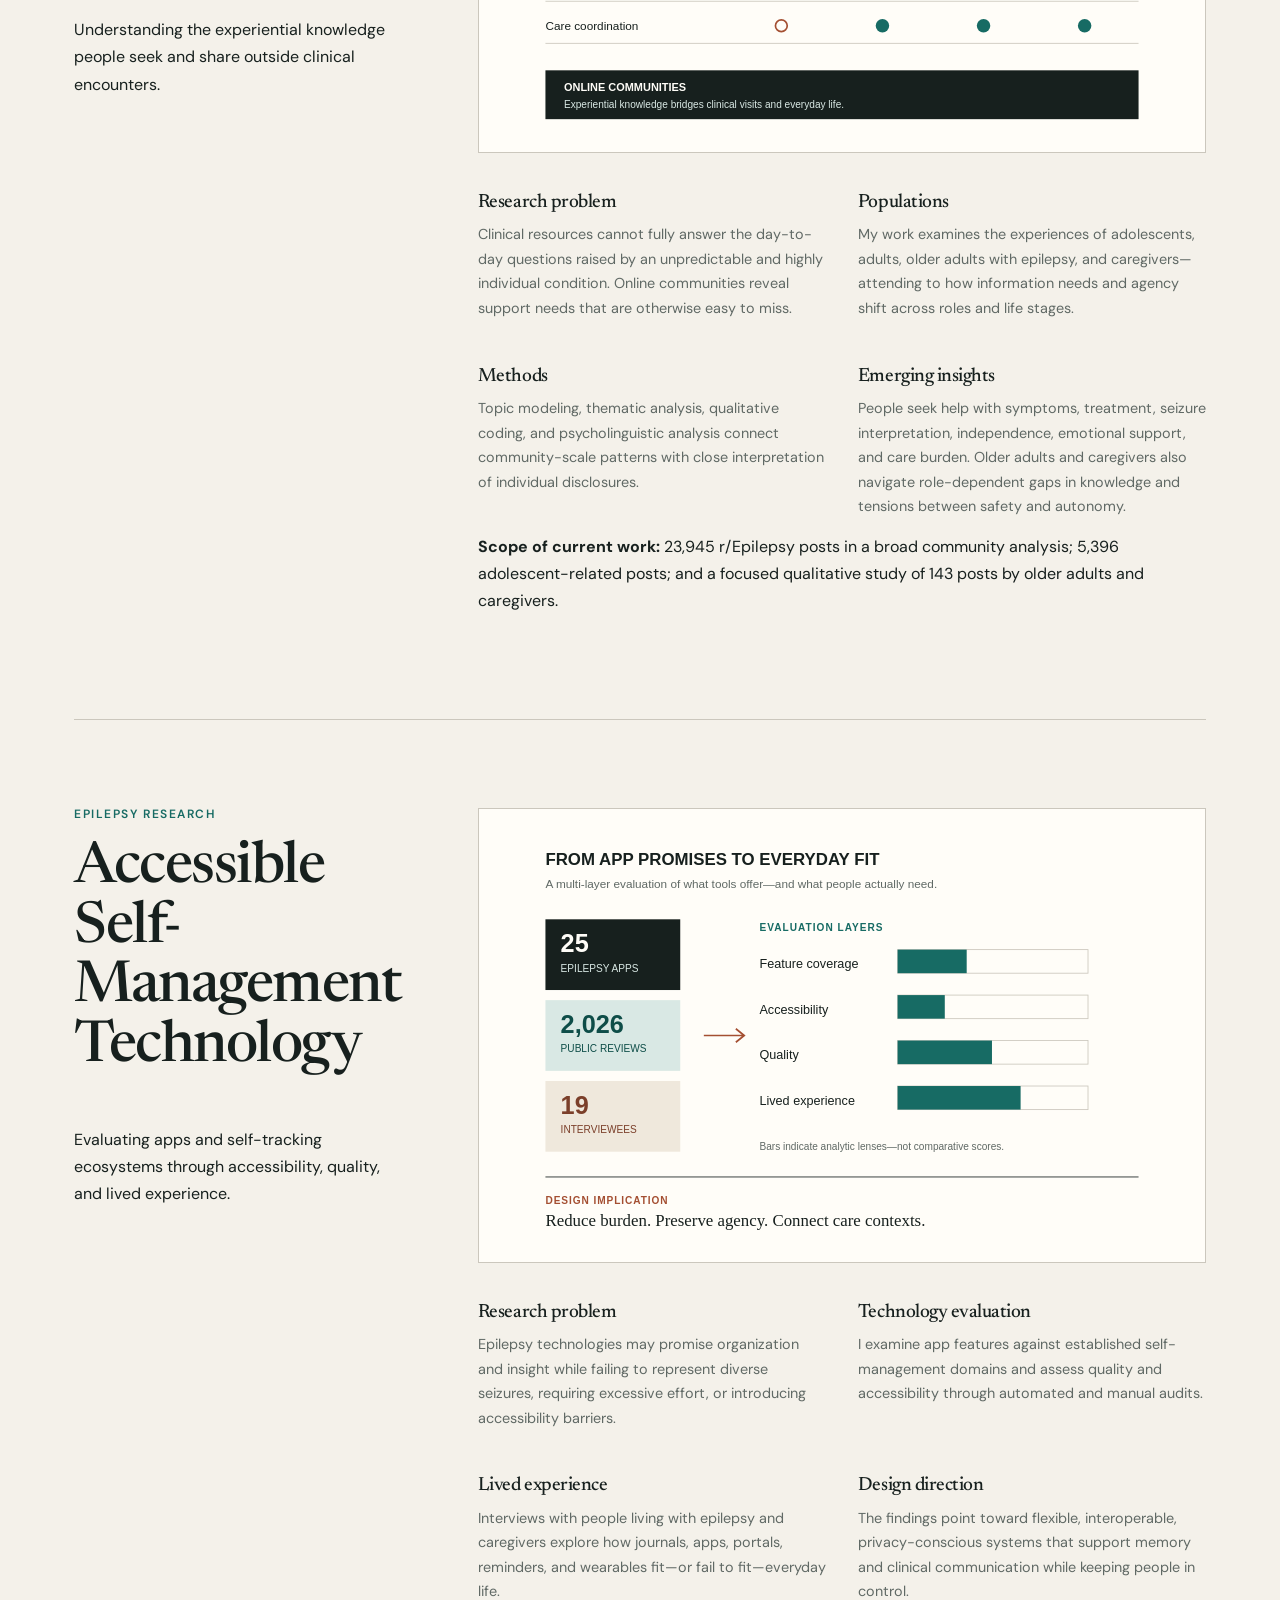
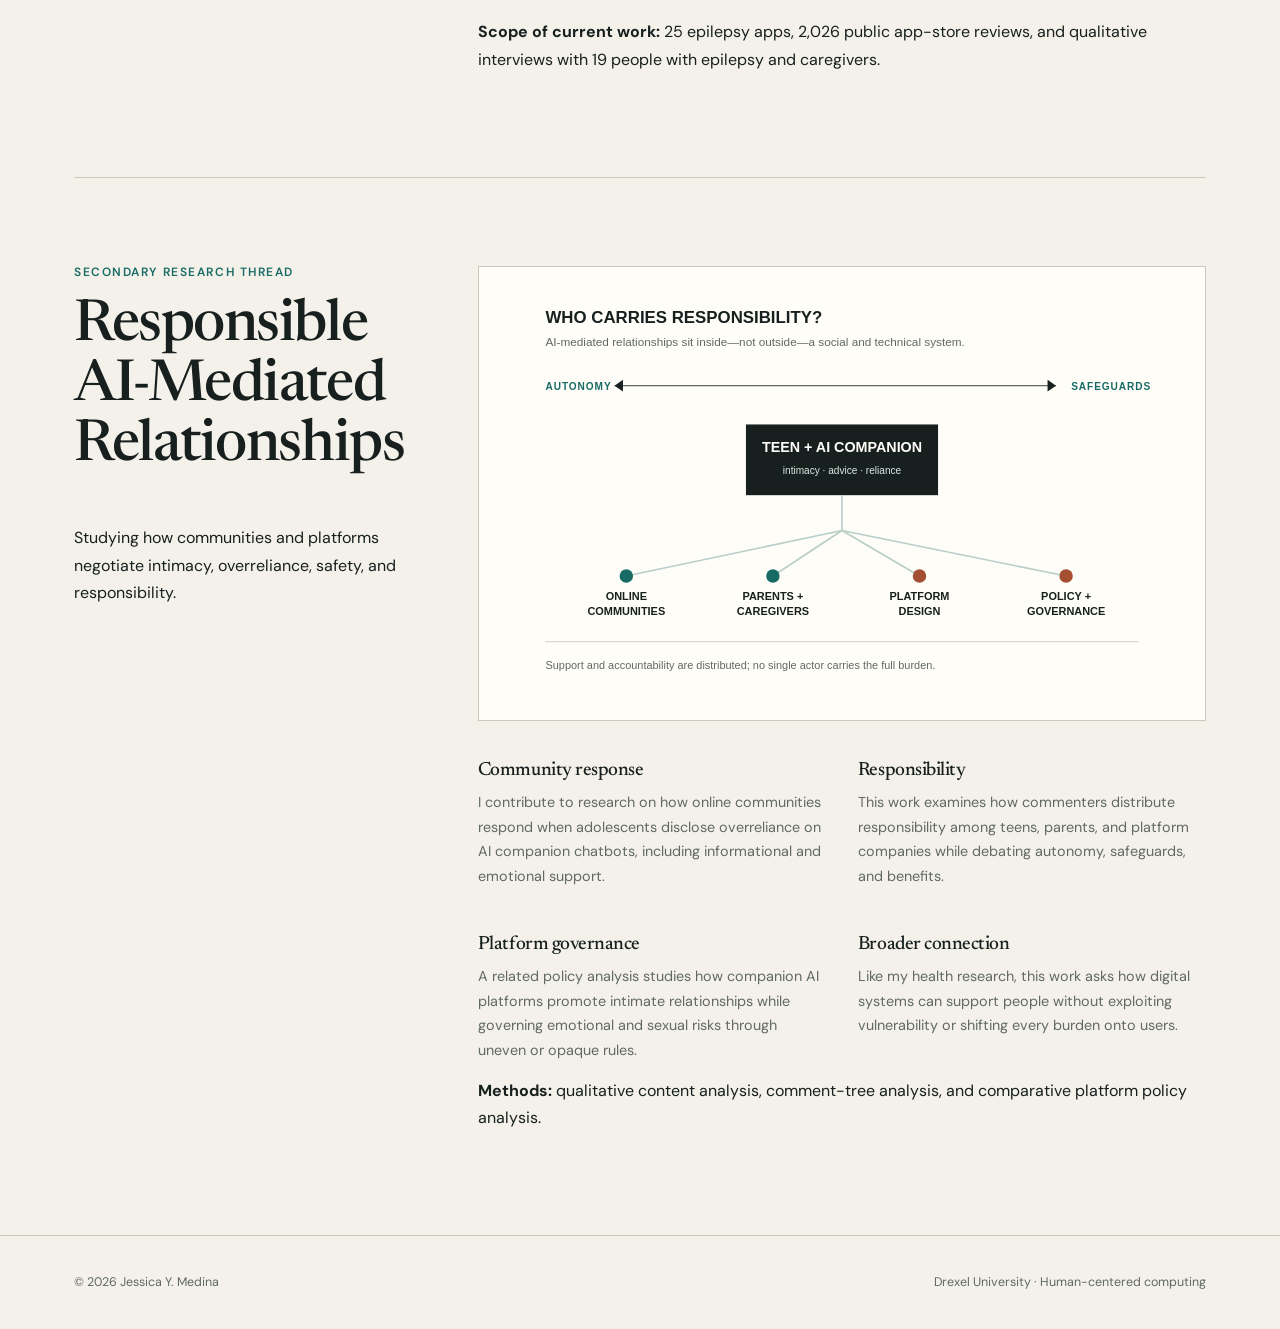
<file: research.html>
<!doctype html><html lang="en"><head><meta charset="utf-8"><meta name="viewport" content="width=device-width,initial-scale=1"><meta name="description" content="Jessica Y. Medina studies epilepsy, online social support, accessible self-management technology, and responsible social computing."><title>Research — Jessica Y. Medina</title><link rel="stylesheet" href="assets/css/styles.css"></head><body>
<a class="skip-link" href="#main">Skip to content</a><header class="site-header"><nav class="nav-wrap" aria-label="Primary"><a class="brand" href="index.html">Jessica Y. <span>Medina</span></a><button class="menu-toggle" aria-expanded="false" aria-controls="nav-links">Menu</button><ul class="nav-links" id="nav-links"><li><a href="index.html">Home</a></li><li><a href="research.html" aria-current="page">Research</a></li><li><a href="publications.html">Publications</a></li><li><a href="teaching.html">Teaching</a></li><li><a href="cv.html">CV</a></li><li><a href="contact.html">Contact</a></li></ul></nav></header>
<main id="main"><header class="page-intro"><div class="container"><span class="label">Research</span><h1>Technology should meet people where care actually happens.</h1><p>My work centers the lived experiences of people with epilepsy and their caregivers to understand support needs, evaluate existing tools, and imagine more accessible digital health systems.</p></div></header>
<section class="section"><div class="container research-overview"><div><h2>A life-course approach to epilepsy and technology</h2><p>Epilepsy management involves much more than recording seizures. People navigate uncertainty, memory and medication demands, changing independence, clinical communication, social relationships, and care partnerships. I study these experiences across adolescence, adulthood, and later life, drawing on online communities, interviews, app evaluations, and mixed computational-qualitative analysis.</p><div class="tags"><span class="tag">Epilepsy self-management</span><span class="tag">Caregiver support</span><span class="tag">Accessible computing</span><span class="tag">Online health communities</span><span class="tag">Digital health</span></div></div><aside class="questions"><h2>Questions I return to</h2><ol><li>How do support needs change across age, role, and care context?</li><li>What makes a health technology useful without adding new burden?</li><li>How can systems preserve agency while supporting safety and care?</li></ol></aside></div></section>
<div class="container"><article class="deep-project" id="support"><div class="project-sticky"><span class="label">Epilepsy research</span><h2>Online Support Across the Life Course</h2><p>Understanding the experiential knowledge people seek and share outside clinical encounters.</p></div><div class="project-body"><div class="figure"><img src="assets/img/epilepsy-support-map.svg" alt="Connected nodes representing online support across people and care roles"></div><div class="project-details"><section><h3>Research problem</h3><p>Clinical resources cannot fully answer the day-to-day questions raised by an unpredictable and highly individual condition. Online communities reveal support needs that are otherwise easy to miss.</p></section><section><h3>Populations</h3><p>My work examines the experiences of adolescents, adults, older adults with epilepsy, and caregivers—attending to how information needs and agency shift across roles and life stages.</p></section><section><h3>Methods</h3><p>Topic modeling, thematic analysis, qualitative coding, and psycholinguistic analysis connect community-scale patterns with close interpretation of individual disclosures.</p></section><section><h3>Emerging insights</h3><p>People seek help with symptoms, treatment, seizure interpretation, independence, emotional support, and care burden. Older adults and caregivers also navigate role-dependent gaps in knowledge and tensions between safety and autonomy.</p></section></div><p><strong>Scope of current work:</strong> 23,945 r/Epilepsy posts in a broad community analysis; 5,396 adolescent-related posts; and a focused qualitative study of 143 posts by older adults and caregivers.</p></div></article>
<article class="deep-project" id="technology"><div class="project-sticky"><span class="label">Epilepsy research</span><h2>Accessible Self-Management Technology</h2><p>Evaluating apps and self-tracking ecosystems through accessibility, quality, and lived experience.</p></div><div class="project-body"><div class="figure"><img src="assets/img/epilepsy-app-evaluation.svg" alt="Layered diagram representing accessibility, quality, and self-management"></div><div class="project-details"><section><h3>Research problem</h3><p>Epilepsy technologies may promise organization and insight while failing to represent diverse seizures, requiring excessive effort, or introducing accessibility barriers.</p></section><section><h3>Technology evaluation</h3><p>I examine app features against established self-management domains and assess quality and accessibility through automated and manual audits.</p></section><section><h3>Lived experience</h3><p>Interviews with people living with epilepsy and caregivers explore how journals, apps, portals, reminders, and wearables fit—or fail to fit—everyday life.</p></section><section><h3>Design direction</h3><p>The findings point toward flexible, interoperable, privacy-conscious systems that support memory and clinical communication while keeping people in control.</p></section></div><p><strong>Scope of current work:</strong> 25 epilepsy apps, 2,026 public app-store reviews, and qualitative interviews with 19 people with epilepsy and caregivers.</p></div></article>
<article class="deep-project" id="ai"><div class="project-sticky"><span class="label">Secondary research thread</span><h2>Responsible AI-Mediated Relationships</h2><p>Studying how communities and platforms negotiate intimacy, overreliance, safety, and responsibility.</p></div><div class="project-body"><div class="figure"><img src="assets/img/ai-responsibility-ecosystem.svg" alt="Intersecting paths representing users, communities, AI companions, and platforms"></div><div class="project-details"><section><h3>Community response</h3><p>I contribute to research on how online communities respond when adolescents disclose overreliance on AI companion chatbots, including informational and emotional support.</p></section><section><h3>Responsibility</h3><p>This work examines how commenters distribute responsibility among teens, parents, and platform companies while debating autonomy, safeguards, and benefits.</p></section><section><h3>Platform governance</h3><p>A related policy analysis studies how companion AI platforms promote intimate relationships while governing emotional and sexual risks through uneven or opaque rules.</p></section><section><h3>Broader connection</h3><p>Like my health research, this work asks how digital systems can support people without exploiting vulnerability or shifting every burden onto users.</p></section></div><p><strong>Methods:</strong> qualitative content analysis, comment-tree analysis, and comparative platform policy analysis.</p></div></article></div></main>
<footer class="site-footer"><div class="container footer-wrap"><p>© <span data-year></span> Jessica Y. Medina</p><p>Drexel University · Human-centered computing</p></div></footer><script src="assets/js/main.js"></script></body></html>
</file>
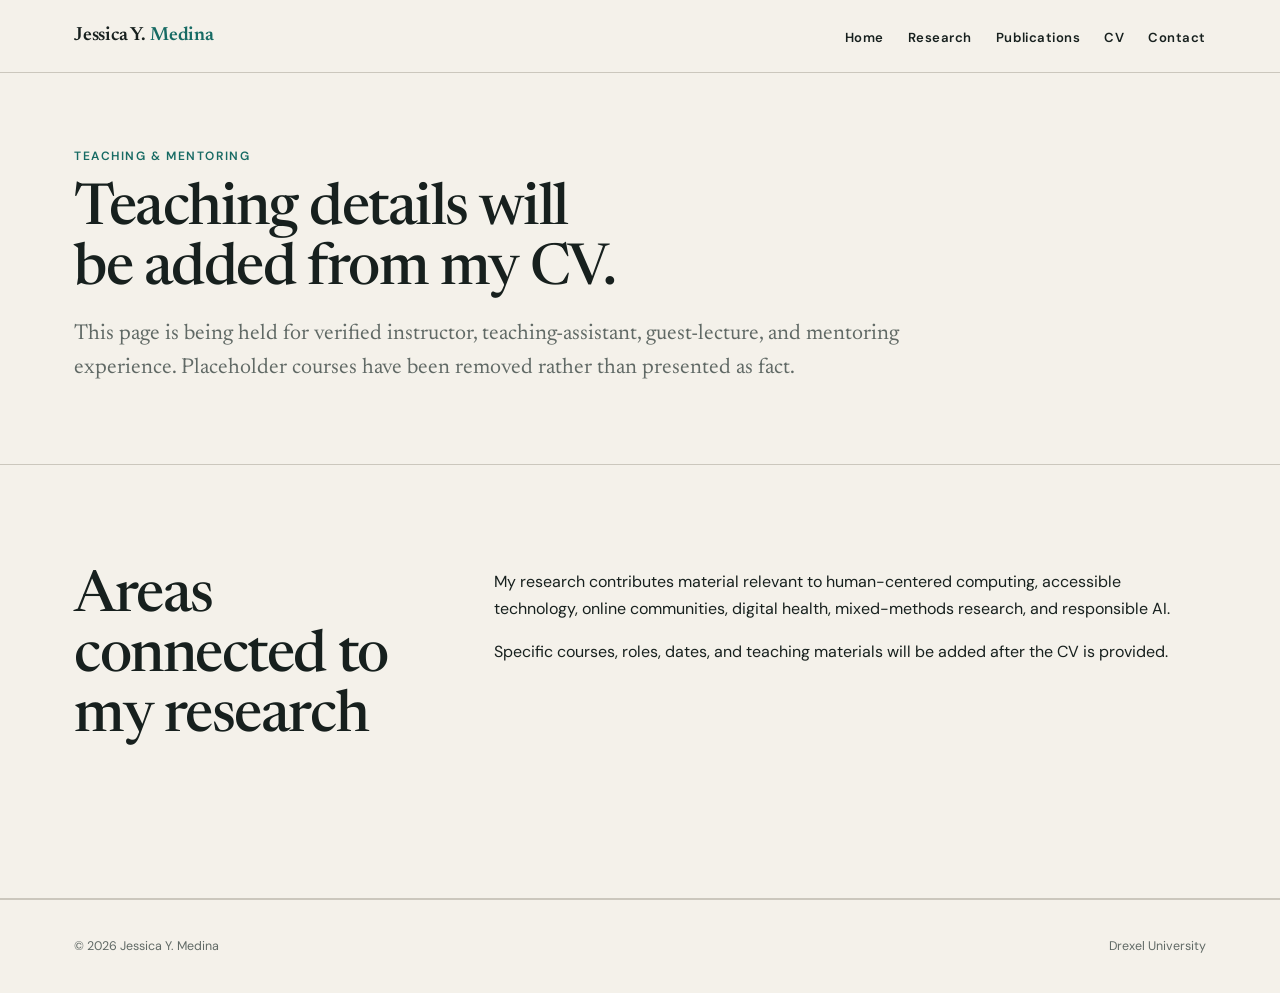
<file: teaching.html>
<!doctype html><html lang="en"><head><meta charset="utf-8"><meta name="viewport" content="width=device-width,initial-scale=1"><meta name="description" content="Teaching and mentoring by Jessica Y. Medina."><title>Teaching — Jessica Y. Medina</title><link rel="stylesheet" href="assets/css/styles.css"></head><body>
<a class="skip-link" href="#main">Skip to content</a><header class="site-header"><nav class="nav-wrap" aria-label="Primary"><a class="brand" href="index.html">Jessica Y. <span>Medina</span></a><button class="menu-toggle" aria-expanded="false" aria-controls="nav-links">Menu</button><ul class="nav-links" id="nav-links"><li><a href="index.html">Home</a></li><li><a href="research.html">Research</a></li><li><a href="publications.html">Publications</a></li><li><a href="teaching.html" aria-current="page">Teaching</a></li><li><a href="cv.html">CV</a></li><li><a href="contact.html">Contact</a></li></ul></nav></header>
<main id="main"><header class="page-intro"><div class="container"><span class="label">Teaching & mentoring</span><h1>Teaching details will be added from my CV.</h1><p>This page is being held for verified instructor, teaching-assistant, guest-lecture, and mentoring experience. Placeholder courses have been removed rather than presented as fact.</p></div></header><section class="section"><div class="container teaching-grid"><div><h2>Areas connected to my research</h2></div><div><p>My research contributes material relevant to human-centered computing, accessible technology, online communities, digital health, mixed-methods research, and responsible AI.</p><p>Specific courses, roles, dates, and teaching materials will be added after the CV is provided.</p></div></div></section></main>
<footer class="site-footer"><div class="container footer-wrap"><p>© <span data-year></span> Jessica Y. Medina</p><p>Drexel University</p></div></footer><script src="assets/js/main.js"></script></body></html>
</file>
<file: assets/css/styles.css>
@import url('https://fonts.googleapis.com/css2?family=DM+Sans:wght@400;500;600&family=Newsreader:opsz,wght@6..72,400;6..72,500;6..72,600&display=swap');

:root {
  --paper: #f4f1ea;
  --paper-deep: #e8e3d9;
  --ink: #17201e;
  --muted: #606965;
  --teal: #176b64;
  --teal-dark: #0e4d48;
  --teal-wash: #d9e8e4;
  --rust: #a44f32;
  --line: #cbc7bd;
  --white: #fffdf8;
  --serif: "Newsreader", Georgia, serif;
  --sans: "DM Sans", Arial, sans-serif;
  --content: 1180px;
  --reading: 720px;
  --ease: cubic-bezier(.16,1,.3,1);
}

* { box-sizing: border-box; }
html { scroll-behavior: smooth; }
html { scrollbar-color: var(--teal) var(--paper-deep); scrollbar-width: thin; }
::-webkit-scrollbar { width: 10px; }
::-webkit-scrollbar-track { background: var(--paper-deep); }
::-webkit-scrollbar-thumb { background: var(--teal); border: 3px solid var(--paper-deep); border-radius: 999px; }
body {
  margin: 0;
  color: var(--ink);
  background: var(--paper);
  font: 400 1rem/1.7 var(--sans);
  -webkit-font-smoothing: antialiased;
}
::selection { color: var(--white); background: var(--teal); }
:focus-visible { outline: 3px solid var(--rust); outline-offset: 4px; border-radius: 2px; }
a { color: inherit; text-underline-offset: .22em; text-decoration-thickness: 1px; }
a:hover { color: var(--teal); }
img, svg { display: block; max-width: 100%; }
h1, h2, h3, p { margin-top: 0; }
h1, h2, h3 { font-family: var(--serif); font-weight: 500; line-height: 1.04; letter-spacing: -.025em; text-wrap: balance; }
h1 { font-size: clamp(3.4rem, 8vw, 6rem); }
h2 { font-size: clamp(2.25rem, 5vw, 3.6rem); }
h3 { font-size: clamp(1.45rem, 3vw, 2rem); }
p { max-width: 70ch; }
.skip-link { position: fixed; left: 1rem; top: -5rem; z-index: 100; padding: .75rem 1rem; background: var(--ink); color: #fff; }
.skip-link:focus { top: 1rem; }
.site-header { border-bottom: 1px solid var(--line); background: rgba(244,241,234,.97); position: sticky; top: 0; z-index: 50; }
.nav-wrap { max-width: var(--content); min-height: 72px; margin: auto; padding: 0 1.5rem; display: flex; align-items: center; justify-content: space-between; gap: 2rem; }
.brand { font: 600 1.2rem/1 var(--serif); text-decoration: none; letter-spacing: -.01em; }
.brand span { color: var(--teal); }
.nav-links { display: flex; align-items: center; gap: 1.5rem; list-style: none; padding: 0; margin: 0; }
.nav-links li:has(a[href="teaching.html"]) { display: none; }
.nav-links a { position: relative; padding-block: .55rem; font-size: .82rem; font-weight: 600; text-decoration: none; letter-spacing: .04em; }
.nav-links a::after { content: ""; position: absolute; inset: auto 0 .2rem; height: 2px; background: var(--teal); transform: scaleX(0); transform-origin: right; transition: transform .25s var(--ease); }
.nav-links a:hover::after, .nav-links a[aria-current="page"]::after { transform: scaleX(1); transform-origin: left; }
.nav-links a[aria-current="page"] { color: var(--teal); }
.menu-toggle { display: none; min-width: 44px; min-height: 44px; border: 0; background: none; color: inherit; font: 600 .85rem var(--sans); padding: .6rem; }
.container { max-width: var(--content); margin: auto; padding-inline: 1.5rem; }
.page-intro { padding-block: clamp(3.25rem, 6vw, 5.5rem) clamp(2.75rem, 4.5vw, 4rem); border-bottom: 1px solid var(--line); }
.page-intro h1 { max-width: 760px; margin-bottom: 1.1rem; font-size: clamp(2.65rem, 4.5vw, 4.1rem); }
.page-intro p { font: 400 clamp(1.1rem, 1.8vw, 1.35rem)/1.55 var(--serif); color: var(--muted); }
.publications-intro { padding-block: clamp(2.5rem, 4vw, 3.75rem); }
.publications-intro h1 { margin: 0; color: var(--teal); font-family: var(--sans); font-size: clamp(1rem, 1.5vw, 1.25rem); font-weight: 600; line-height: 1.2; letter-spacing: .13em; text-transform: uppercase; }
.label { display: block; margin-bottom: 1.2rem; color: var(--teal); font-size: .75rem; line-height: 1; letter-spacing: .13em; text-transform: uppercase; font-weight: 600; }
.hero { min-height: min(760px, calc(100vh - 72px)); display: grid; grid-template-columns: minmax(0, 1.25fr) minmax(280px, .62fr); gap: clamp(3rem, 7vw, 7rem); align-items: center; padding-block: clamp(4rem, 7vw, 6.5rem); }
.hero h1 { max-width: 760px; margin-bottom: 1.2rem; font-size: clamp(3.4rem, 6.5vw, 5.35rem); line-height: .98; }
.hero h1 em { color: var(--teal); font-weight: 400; }
.hero-lead { max-width: var(--reading); font: 400 clamp(1.08rem, 1.65vw, 1.32rem)/1.58 var(--serif); color: var(--muted); }
.affiliation { display: flex; gap: .7rem; align-items: center; margin-bottom: 2rem; font-size: .9rem; font-weight: 600; }
.affiliation i { width: 1.8rem; height: 1px; background: var(--rust); }
.tags { display: flex; flex-wrap: wrap; gap: .55rem; margin-block: 2rem; }
.tag { border: 1px solid var(--line); border-radius: 999px; padding: .35rem .75rem; font-size: .76rem; color: var(--muted); background: rgba(255,255,255,.28); }
.actions { display: flex; flex-wrap: wrap; gap: .8rem; align-items: center; }
.button { display: inline-flex; align-items: center; justify-content: center; min-height: 45px; padding: .72rem 1.1rem; border: 1px solid var(--ink); text-decoration: none; font-size: .82rem; font-weight: 600; transition: transform .25s var(--ease), background .25s, color .25s; }
.button:hover { transform: translateY(-2px); background: var(--ink); color: var(--white); }
.button.primary { background: var(--teal); color: #fff; border-color: var(--teal); }
.button.primary:hover { background: var(--teal-dark); }
.text-link { font-size: .82rem; font-weight: 600; }
.portrait { position: relative; width: min(100%, 390px); justify-self: end; aspect-ratio: 4/5; margin: 0; background: var(--teal-wash); overflow: hidden; }
.portrait > img { width: 100%; height: 100%; object-fit: cover; object-position: 50% 48%; }
.portrait::before { content: ""; position: absolute; inset: 8%; border: 1px solid rgba(23,107,100,.34); }
.portrait-figure { width: 100%; height: 100%; }
.portrait-note { position: absolute; inset: auto 0 0 auto; padding: .55rem .8rem; background: var(--paper); color: var(--muted); font-size: .68rem; letter-spacing: .08em; text-transform: uppercase; }
.section { padding-block: clamp(4.5rem, 8vw, 6.75rem); border-bottom: 1px solid var(--line); }
.section-head { display: grid; grid-template-columns: 1fr 1fr; gap: 3rem; align-items: end; margin-bottom: 3.5rem; }
.section-head h2 { margin-bottom: 0; }
.section-head p { margin-bottom: .2rem; color: var(--muted); justify-self: end; }
.project-list { border-top: 1px solid var(--ink); }
.project-row { display: grid; grid-template-columns: 1.15fr 1fr; gap: clamp(2rem, 6vw, 6rem); padding-block: 3rem; border-bottom: 1px solid var(--line); align-items: center; }
.project-row:nth-child(even) .figure { order: 2; }
.figure { aspect-ratio: 16/10; background: var(--white); border: 1px solid var(--line); padding: 1rem; overflow: hidden; }
.figure img, .figure svg { width: 100%; height: 100%; object-fit: contain; transition: transform .45s var(--ease); }
.project-row:hover .figure img { transform: scale(1.018); }
.project-copy h3 { margin-bottom: 1rem; }
.project-copy p { color: var(--muted); }
.methods { margin: 1.4rem 0; color: var(--teal); font-size: .78rem; font-weight: 600; letter-spacing: .03em; }
.pub-list { border-top: 1px solid var(--ink); }
.pub { display: grid; grid-template-columns: 72px 1fr auto; gap: 1.4rem; padding-block: 1.65rem; border-bottom: 1px solid var(--line); }
.pub-year { font: 500 1.2rem var(--serif); color: var(--teal); font-variant-numeric: tabular-nums; }
.pub-title { font: 500 1.22rem/1.3 var(--serif); margin-bottom: .3rem; }
.pub-authors, .pub-venue, .pub-description { margin: .2rem 0; color: var(--muted); font-size: .86rem; }
.pub-authors strong { color: var(--ink); font-weight: 600; }
.pub-links { display: flex; flex-wrap: wrap; justify-content: flex-end; align-content: start; gap: .65rem; }
.pub-links a, .pub-links summary { font-size: .72rem; font-weight: 600; text-transform: uppercase; letter-spacing: .06em; cursor: pointer; }
details.bib { position: relative; }
details.bib pre { position: absolute; right: 0; z-index: 10; width: min(430px, 80vw); white-space: pre-wrap; padding: 1rem; background: var(--ink); color: var(--white); font: .72rem/1.5 ui-monospace, monospace; box-shadow: 0 14px 30px rgba(23,32,30,.18); }
.news-list { max-width: 850px; }
.news-item { display: grid; grid-template-columns: 120px 1fr; gap: 2rem; padding: 1.25rem 0; border-top: 1px solid var(--line); }
.news-item time { color: var(--teal); font-size: .78rem; font-weight: 600; font-variant-numeric: tabular-nums; }
.news-item p { margin: 0; }
.research-overview { display: grid; grid-template-columns: 1.35fr .65fr; gap: clamp(3rem, 8vw, 7rem); }
.questions { padding: 2rem; background: var(--ink); color: var(--white); }
.questions h2 { font-size: 2rem; }
.questions ol { padding-left: 1.2rem; margin: 0; }
.questions li { margin-bottom: 1.25rem; color: #d7dedb; }
.deep-project { display: grid; grid-template-columns: minmax(240px, .62fr) minmax(0, 1.38fr); gap: clamp(3rem, 6vw, 5rem); padding-block: clamp(4rem, 7vw, 5.5rem); border-top: 1px solid var(--line); }
.deep-project .project-sticky { align-self: start; position: sticky; top: 110px; }
.project-body .figure { margin-bottom: 2.5rem; }
.project-details { display: grid; grid-template-columns: 1fr 1fr; gap: 2rem; }
.project-details h3 { font-size: 1.2rem; margin-bottom: .6rem; }
.project-details p { font-size: .9rem; color: var(--muted); }
.link-row { display: flex; flex-wrap: wrap; gap: 1rem; margin-top: 1.5rem; }
.filters { display: flex; flex-wrap: wrap; gap: .6rem; margin-bottom: 2.75rem; }
.filter-btn { min-height: 44px; border: 1px solid var(--line); background: transparent; color: var(--muted); border-radius: 999px; padding: .6rem 1rem; font: 600 .76rem var(--sans); cursor: pointer; transition: background .2s, color .2s, border-color .2s; }
.filter-btn.active, .filter-btn:hover { background: var(--ink); border-color: var(--ink); color: var(--white); }
.year-group { margin-bottom: 4rem; }
.year-group > h2 { padding-bottom: 1rem; margin-bottom: 0; border-bottom: 1px solid var(--ink); font-size: 2.5rem; }
.publication-card { padding-block: 2.35rem; border-bottom: 1px solid var(--line); }
.publication-card > div:last-child { max-width: 900px; }
.publication-card h3 { max-width: 38ch; margin-bottom: .75rem; font-size: clamp(1.5rem, 2.4vw, 2rem); line-height: 1.12; }
.pub-thumb { display: none; }
.publication-card[hidden], .year-group[hidden] { display: none; }
.teaching-grid { display: grid; grid-template-columns: 1fr 2fr; gap: 4rem; }
.course { display: grid; grid-template-columns: 90px 1fr auto; gap: 1.5rem; padding-block: 1.8rem; border-top: 1px solid var(--line); }
.course-code { color: var(--teal); font-size: .78rem; font-weight: 600; }
.course h3 { font-size: 1.35rem; margin-bottom: .4rem; }
.course p { color: var(--muted); font-size: .86rem; margin: 0; }
.course-role { font-size: .78rem; color: var(--muted); text-align: right; }
.cv-header { display: flex; justify-content: space-between; gap: 2rem; align-items: end; }
.cv-layout { display: grid; grid-template-columns: 250px 1fr; gap: clamp(3rem, 8vw, 7rem); }
.cv-aside { align-self: start; position: sticky; top: 104px; color: var(--muted); font-size: .86rem; }
.cv-jump { display: grid; margin-top: 2rem; border-top: 1px solid var(--line); }
.cv-jump a { padding: .55rem 0; border-bottom: 1px solid var(--line); text-decoration: none; font-weight: 600; }
.cv-section { scroll-margin-top: 100px; margin-bottom: 4.5rem; }
.cv-section h2 { margin-bottom: 1.25rem; font-size: clamp(1.8rem, 3vw, 2.5rem); }
.cv-block { display: grid; grid-template-columns: 160px 1fr; gap: 2rem; padding-block: 1.8rem; border-top: 1px solid var(--line); }
.cv-block time { color: var(--teal); font-size: .8rem; font-weight: 600; font-variant-numeric: tabular-nums; }
.cv-block h3 { font-size: 1.3rem; margin-bottom: .35rem; }
.cv-block p { color: var(--muted); font-size: .9rem; margin-bottom: .3rem; }
.cv-block .cv-meta { margin-top: .8rem; color: var(--teal); font-size: .78rem; font-weight: 600; }
.cv-skills { display: grid; grid-template-columns: 1fr 1fr; gap: 0 2rem; border-top: 1px solid var(--line); }
.cv-skills p { margin: 0; padding: 1.35rem 0; border-bottom: 1px solid var(--line); color: var(--muted); }
.cv-skills strong { color: var(--ink); }
.contact-layout { display: grid; grid-template-columns: 1fr 1fr; gap: 5rem; }
.contact-panel { background: var(--teal); color: white; padding: clamp(2rem, 5vw, 4rem); }
.contact-panel h2 { font-size: 2.4rem; }
.contact-panel a:hover { color: #d3eeea; }
.contact-links { list-style: none; padding: 0; margin: 2rem 0 0; }
.contact-links li { border-top: 1px solid rgba(255,255,255,.25); }
.contact-links a { display: flex; justify-content: space-between; padding: 1rem 0; text-decoration: none; }
.site-footer { padding-block: 2.25rem; border-top: 1px solid var(--line); }
.footer-wrap { display: flex; justify-content: space-between; gap: 2rem; color: var(--muted); font-size: .78rem; }
.footer-wrap p { margin: 0; }

@media (max-width: 800px) {
  .menu-toggle { display: block; }
  .nav-links { display: none; position: absolute; inset: 72px 0 auto; padding: 1.1rem 1.5rem 1.5rem; background: var(--paper); border-bottom: 1px solid var(--line); flex-direction: column; align-items: stretch; gap: .35rem; }
  .nav-links.open { display: flex; }
  .nav-links a { display: block; min-height: 44px; padding-block: .75rem; }
  .hero, .section-head, .research-overview, .deep-project, .teaching-grid, .cv-layout, .contact-layout { grid-template-columns: 1fr; }
  .hero { min-height: 0; padding-top: 3.25rem; }
  .hero-copy { order: initial; }
  .portrait { width: min(100%, 300px); justify-self: start; margin-top: .5rem; }
  .section-head p { justify-self: start; }
  .project-row { grid-template-columns: 1fr; }
  .project-row:nth-child(even) .figure { order: initial; }
  .deep-project .project-sticky { position: static; }
  .cv-aside { position: static; }
  .pub { grid-template-columns: 1fr; }
  .pub-links { justify-content: flex-start; }
  .course { grid-template-columns: 1fr; gap: .5rem; }
  .course-role { text-align: left; }
  .cv-header { align-items: start; flex-direction: column; }
}

@media (max-width: 520px) {
  h1 { font-size: 2.8rem; }
  .page-intro { padding-top: 3.25rem; }
  .page-intro h1 { font-size: 2.55rem; }
  .publications-intro h1 { font-size: 1rem; }
  .hero h1 { font-size: 2.9rem; line-height: 1.02; }
  .hero { gap: 2.5rem; }
  .publication-card h3 { font-size: 1.3rem; }
  details.bib pre { position: static; width: 100%; margin-top: .75rem; }
  .project-details { grid-template-columns: 1fr; }
  .news-item, .cv-block { grid-template-columns: 1fr; gap: .5rem; }
  .cv-skills { grid-template-columns: 1fr; }
  .footer-wrap { flex-direction: column; gap: .5rem; }
}

@media (prefers-reduced-motion: reduce) { html { scroll-behavior: auto; } *, *::before, *::after { transition-duration: .01ms !important; animation-duration: .01ms !important; } }

@media print {
  @page { margin: .65in; }
  body { background: white; color: black; font-size: 10pt; }
  .site-header, .site-footer, .button, .no-print { display: none !important; }
  .page-intro { padding: 0 0 1.5rem; }
  .page-intro h1 { font-size: 30pt; }
  .section { padding: 1.25rem 0; break-inside: avoid; }
  .cv-layout { grid-template-columns: 150px 1fr; gap: 2rem; }
  .cv-block { grid-template-columns: 110px 1fr; padding: .65rem 0; break-inside: avoid; }
  a { text-decoration: none; }
}
</file>
